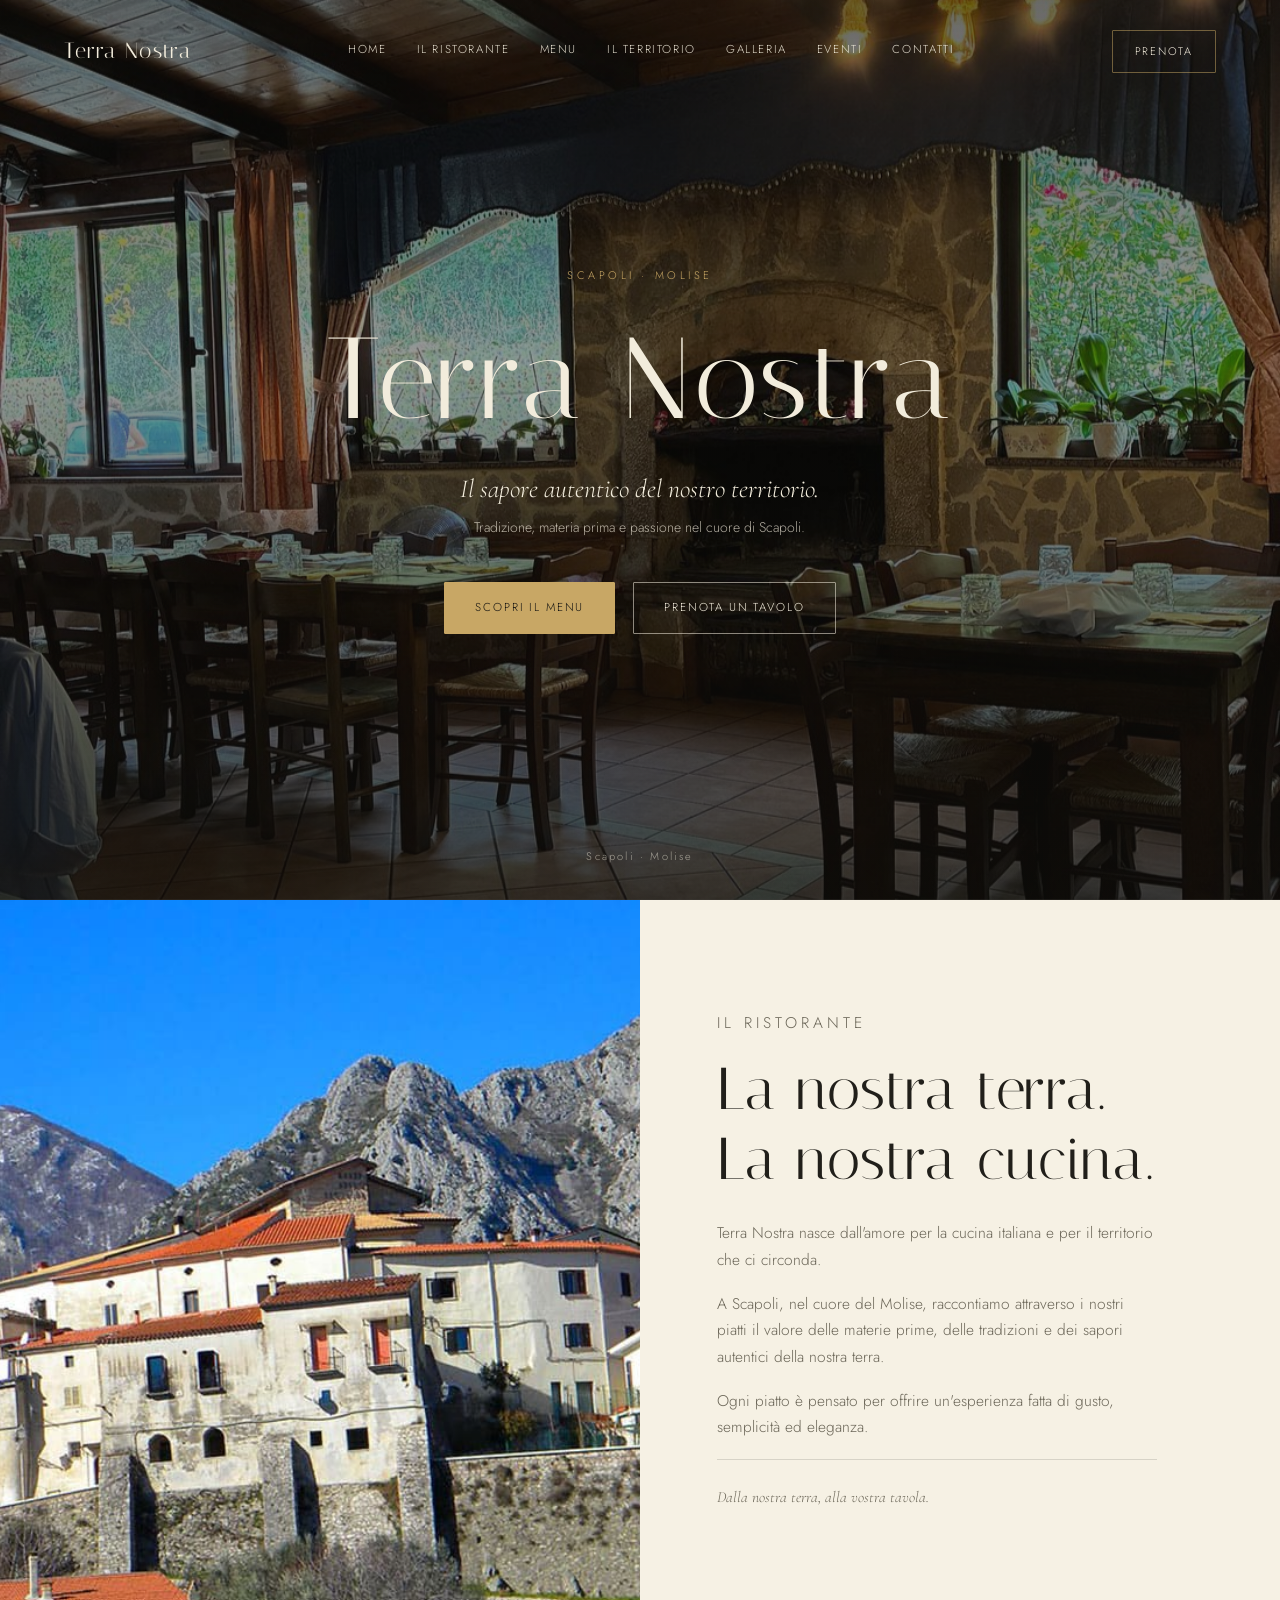
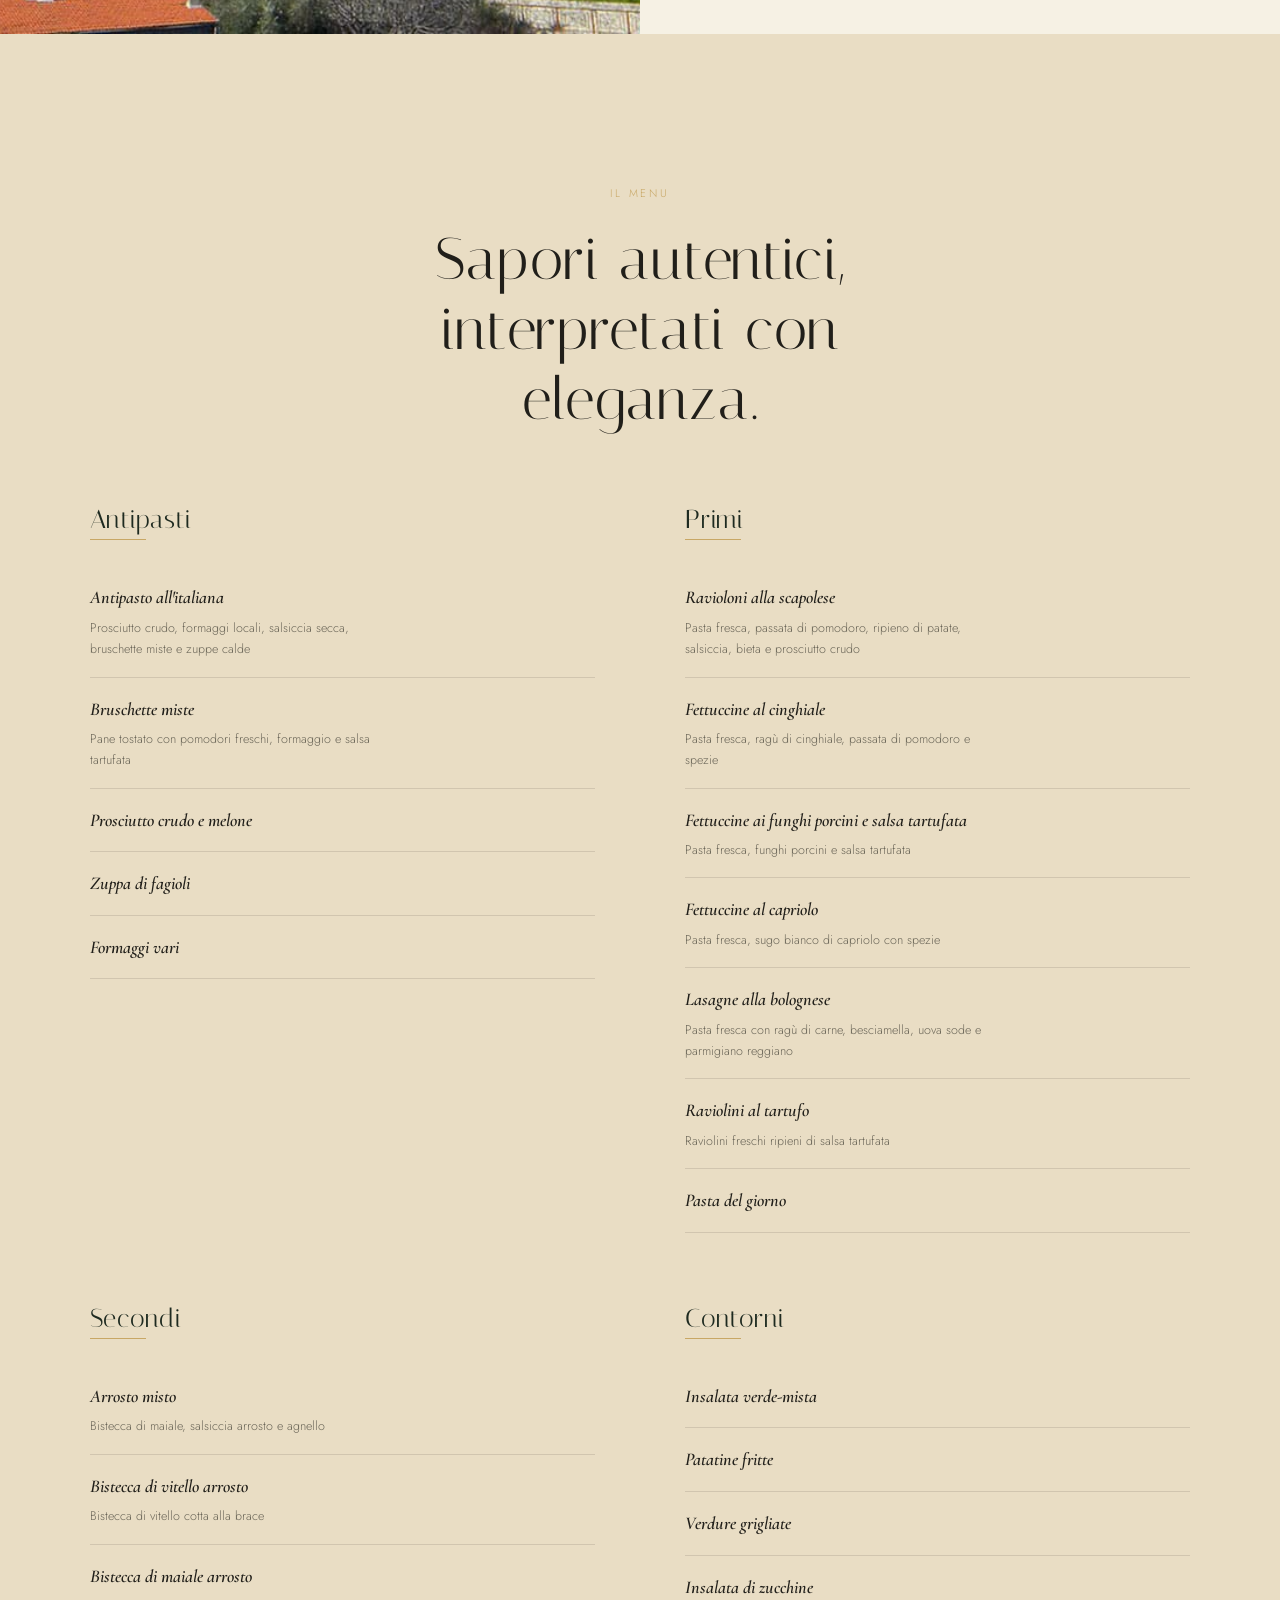
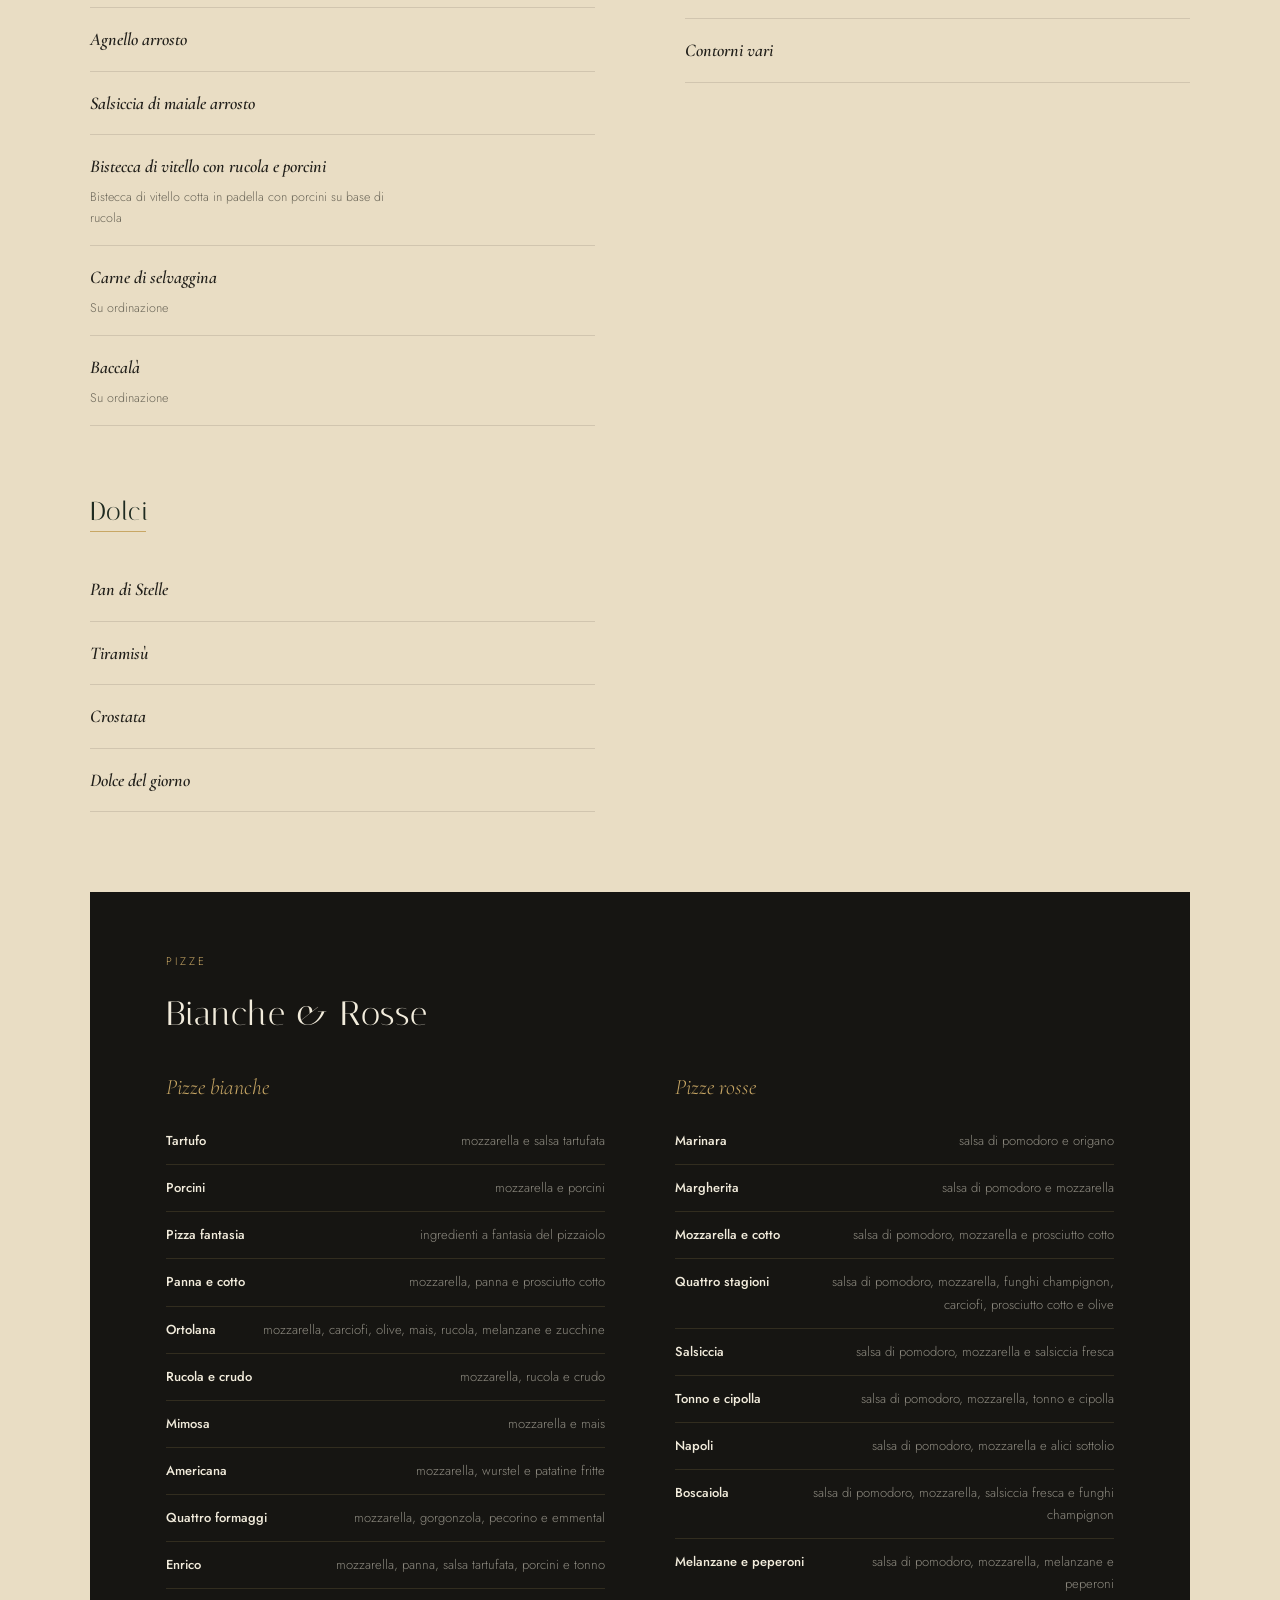
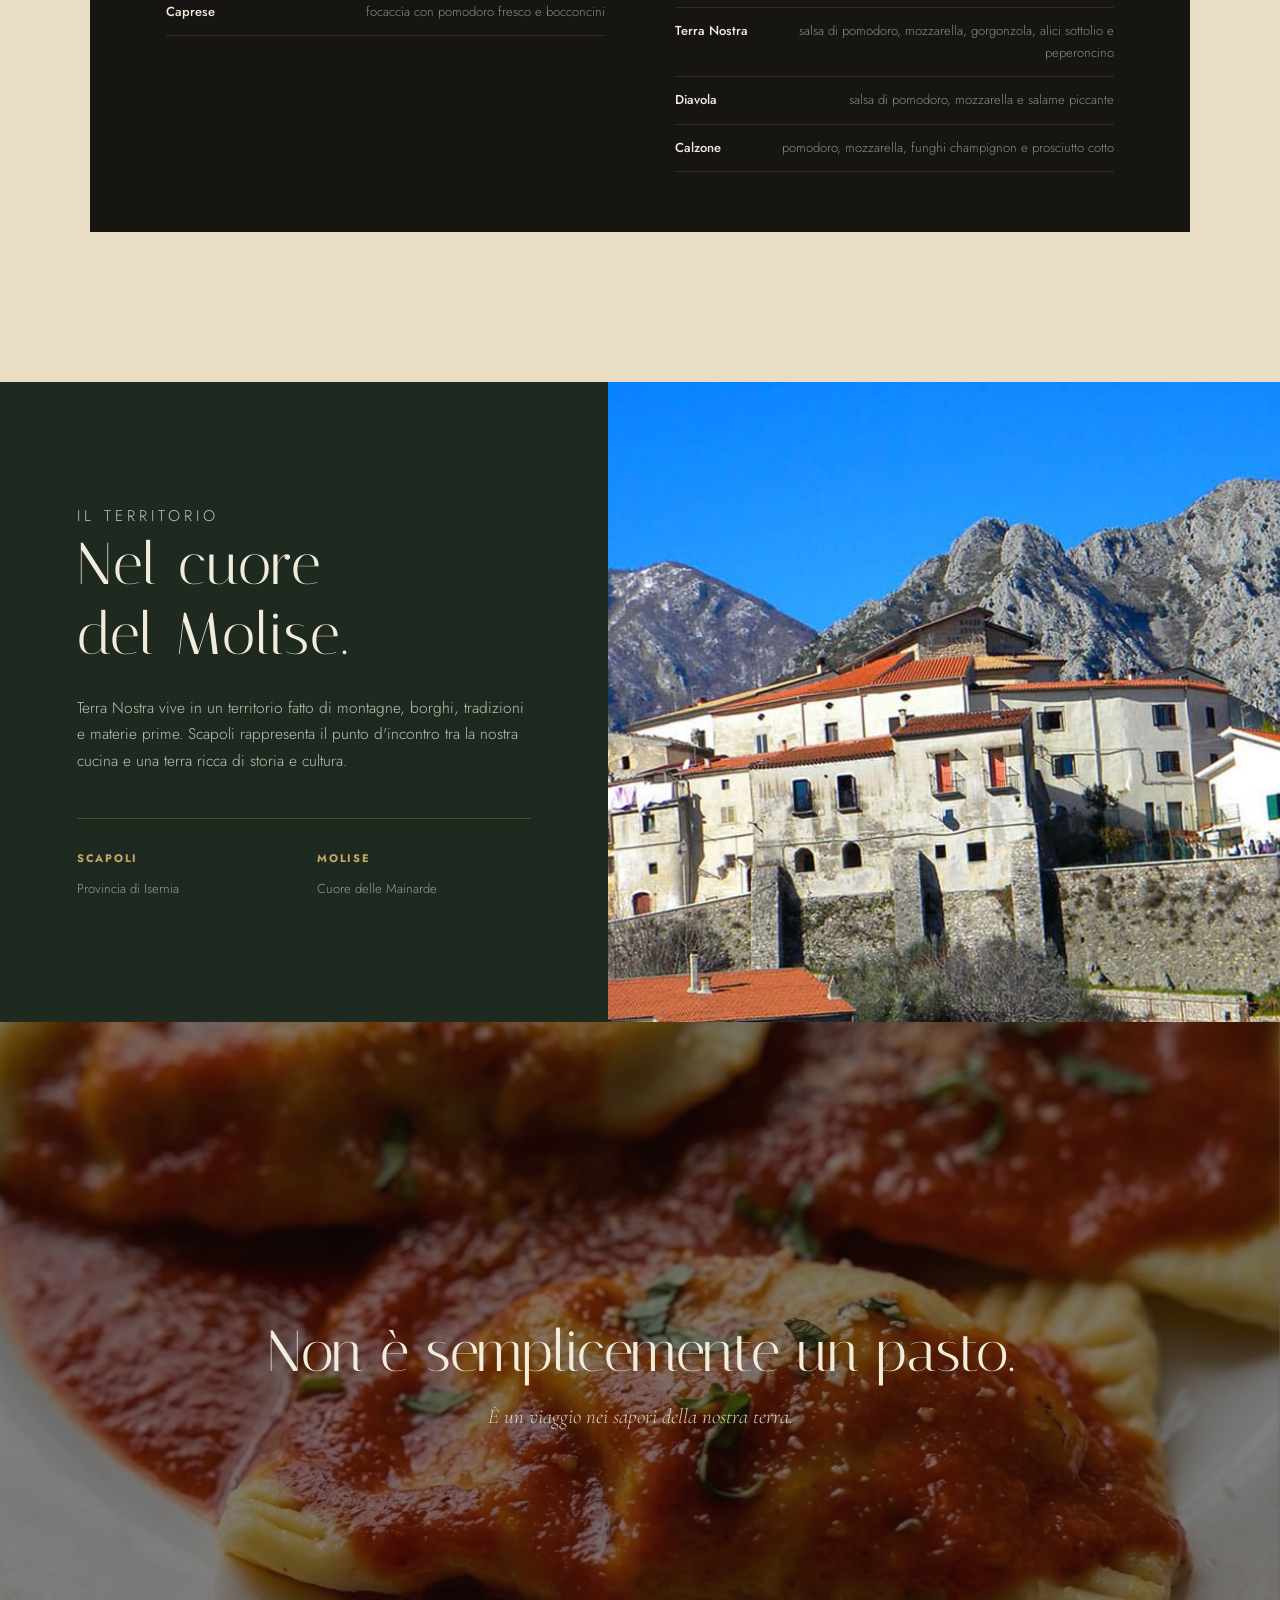
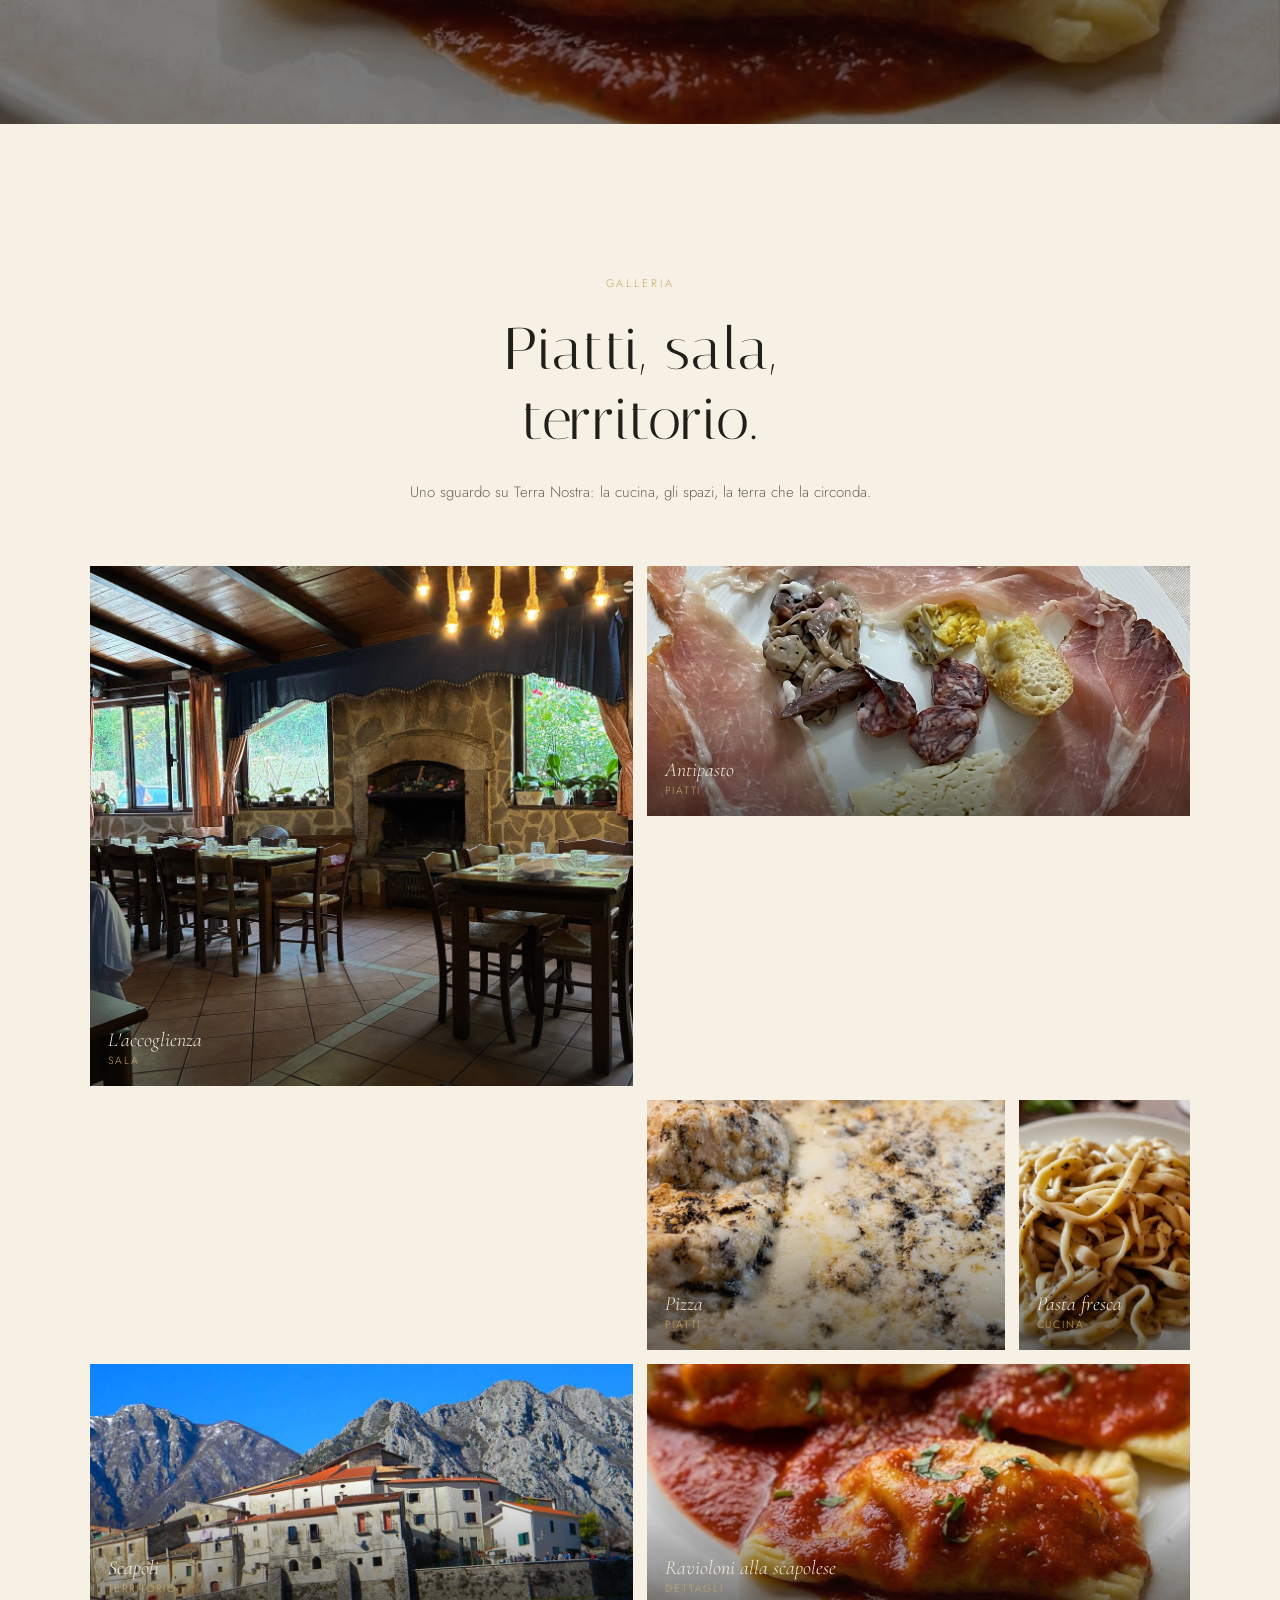
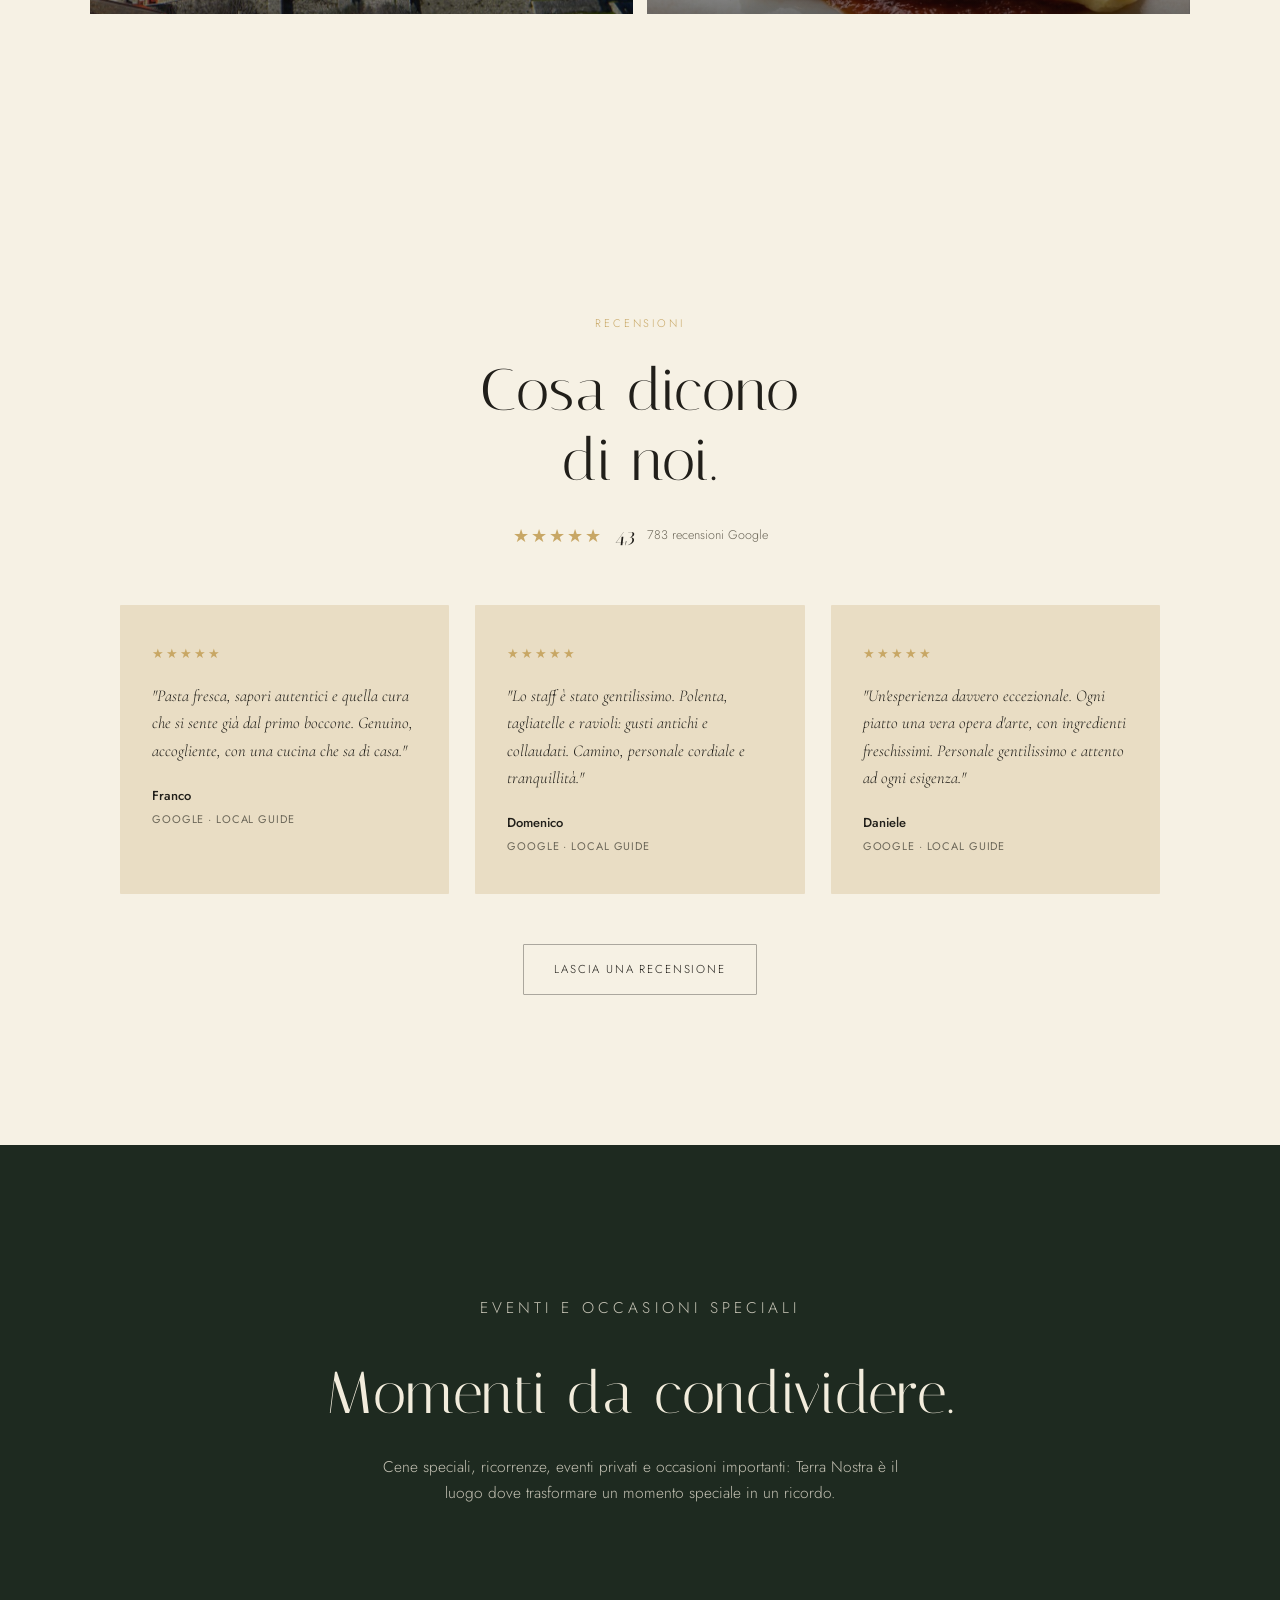
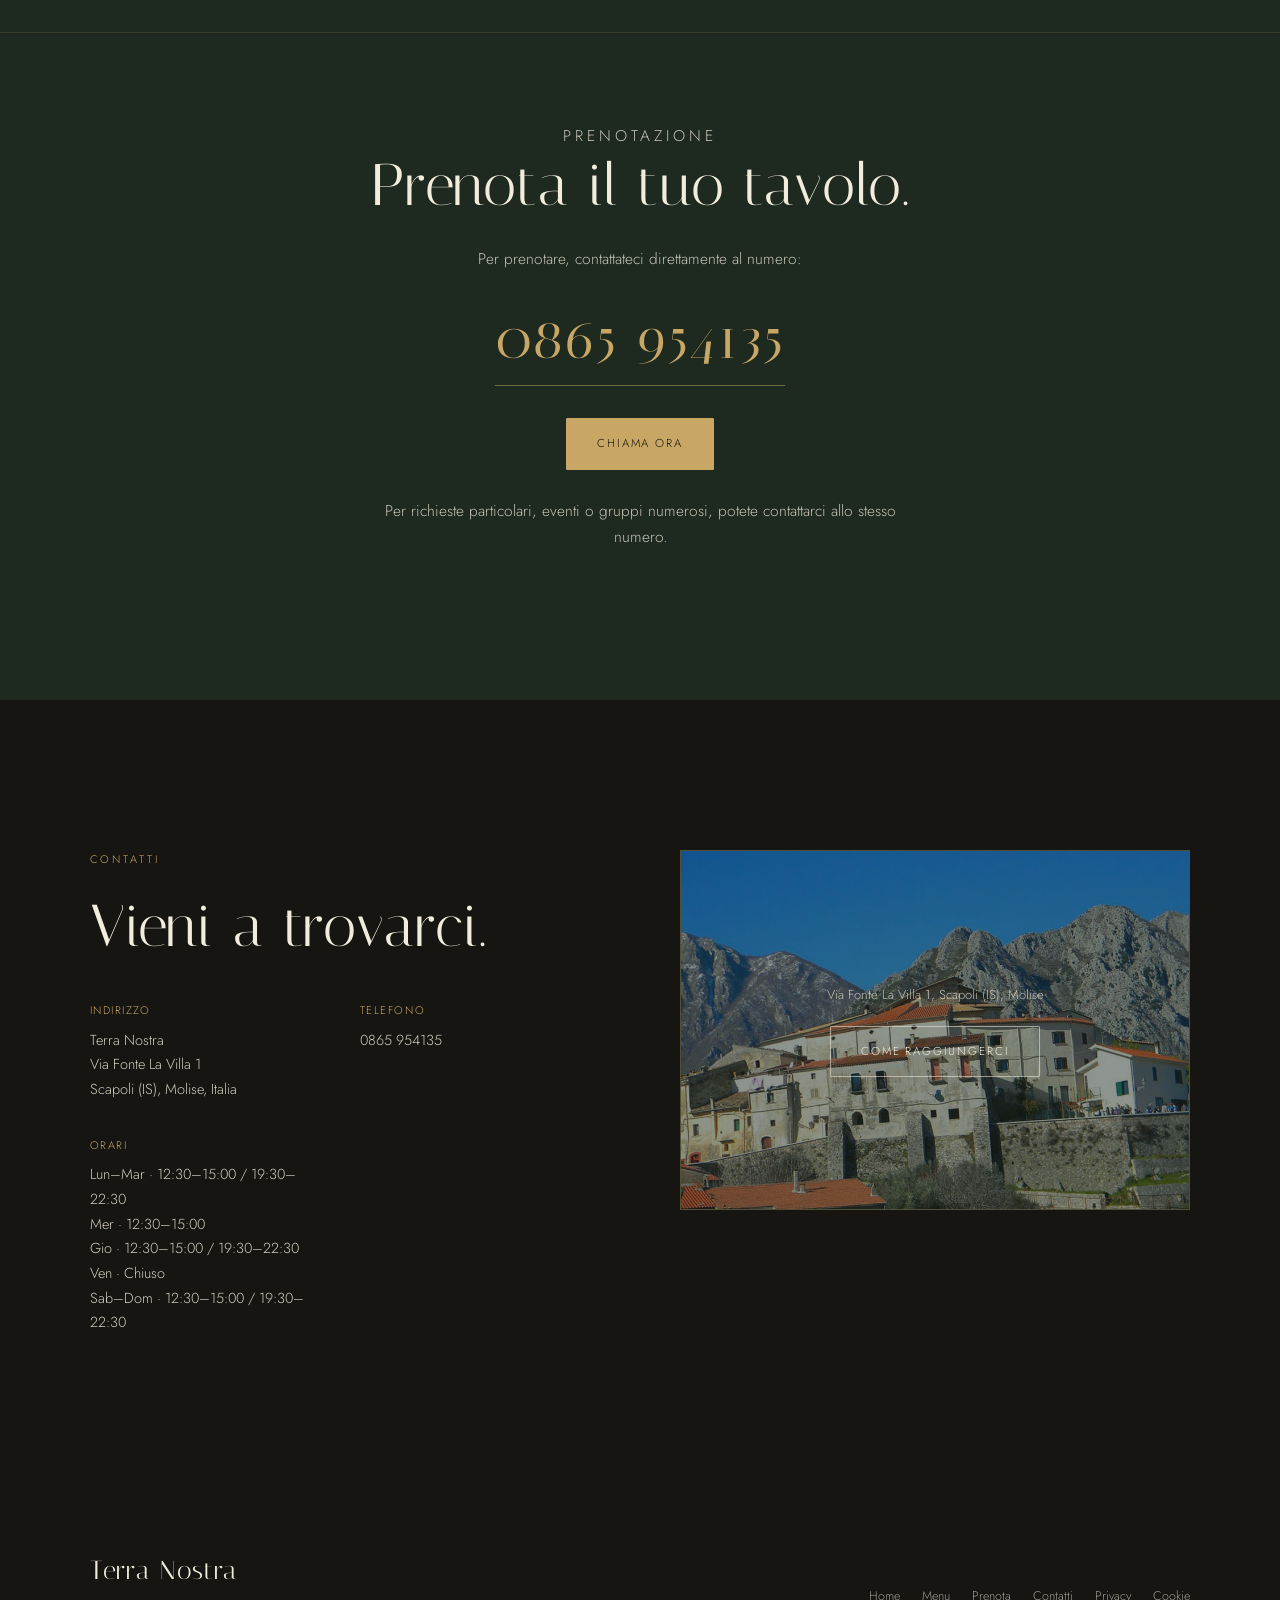
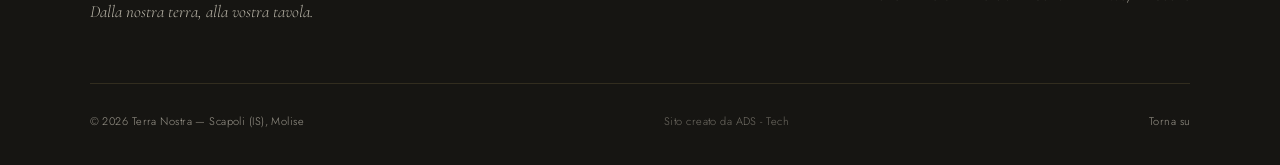
<file: index.html>
<!doctype html>
<html lang="it">
<head>
<meta charset="utf-8">
<meta name="viewport" content="width=device-width, initial-scale=1">
<meta name="description" content="Terra Nostra — ristorante di alta cucina a Scapoli, nel cuore del Molise. Tradizione, materia prima e territorio.">
<title>Ristorante Terra Nostra Scapoli | Molise</title>
<link rel="preconnect" href="https://fonts.googleapis.com">
<link rel="preconnect" href="https://fonts.gstatic.com" crossorigin>
<link href="https://fonts.googleapis.com/css2?family=Italiana&family=Cormorant+Garamond:ital,wght@0,400;0,600;1,400;1,600&family=Jost:wght@300;400;500;600&display=swap" rel="stylesheet">
<link rel="stylesheet" href="styles.css">
<link rel="icon" type="image/png" href="/favicon.png">
<link rel="apple-touch-icon" href="/favicon.png">
</head>
<body id="top">

<header class="nav" id="home">
  <a class="mark" href="#home">Terra Nostra</a>
  <nav class="links">
    <a href="#home">Home</a>
    <a href="#ristorante">Il Ristorante</a>
    <a href="#menu">Menu</a>
    <a href="#territorio">Il Territorio</a>
    <a href="#galleria">Galleria</a>
    <a href="#eventi">Eventi</a>
    <a href="#contatti">Contatti</a>
  </nav>
  <a class="book" href="#prenotazione">Prenota</a>
  <button class="nav-toggle" aria-label="Apri la navigazione" aria-expanded="false"><span></span><span></span><span></span></button>
  <div class="mobile-links">
    <a href="#home">Home</a>
    <a href="#ristorante">Il Ristorante</a>
    <a href="#menu">Menu</a>
    <a href="#territorio">Il Territorio</a>
    <a href="#galleria">Galleria</a>
    <a href="#eventi">Eventi</a>
    <a href="#contatti">Contatti</a>
    <a href="#prenotazione">Prenota</a>
  </div>
</header>

<!-- HERO -->
<section class="hero">
  <img class="hero-img" src="caption(1).jpg" alt="La sala di Terra Nostra">
  <div class="hero-scrim"></div>
  <div class="hero-in">
    <p class="hero-kicker">Scapoli · Molise</p>
    <h1>Terra Nostra</h1>
    <p class="hero-tagline">Il sapore autentico del nostro territorio.</p>
    <p class="hero-sub">Tradizione, materia prima e passione nel cuore di Scapoli.</p>
    <div class="hero-ctas">
      <a class="btn btn-solid" href="#menu">Scopri il menu</a>
      <a class="btn btn-line" href="#prenotazione">Prenota un tavolo</a>
    </div>
  </div>
  <div class="hero-foot">Scapoli · Molise</div>
</section>

<!-- LA NOSTRA STORIA -->
<section class="storia" id="ristorante">
  <div class="storia-image"><img src="scapoli.jpg" alt="Il territorio del Molise attorno a Scapoli"></div>
  <div class="storia-copy">
    <p class="eyebrow reveal">Il Ristorante</p>
    <h2 class="title reveal">La nostra terra.<br>La nostra cucina.</h2>
    <p class="reveal">Terra Nostra nasce dall'amore per la cucina italiana e per il territorio che ci circonda.</p>
    <p class="reveal">A Scapoli, nel cuore del Molise, raccontiamo attraverso i nostri piatti il valore delle materie prime, delle tradizioni e dei sapori autentici della nostra terra.</p>
    <p class="reveal">Ogni piatto è pensato per offrire un'esperienza fatta di gusto, semplicità ed eleganza.</p>
    <p class="storia-highlight reveal">Dalla nostra terra, alla vostra tavola.</p>
  </div>
</section>

<!-- MENU -->
<section class="section menu-section" id="menu">
  <div class="menu-head">
    <p class="eyebrow reveal">Il Menu</p>
    <h2 class="title reveal">Sapori autentici,<br>interpretati con eleganza.</h2>
  </div>
  <div class="menu-grid">
    <div class="menu-cat reveal">
      <h3>Antipasti</h3><div class="hairline"></div>
      <div class="menu-item"><div class="menu-item-text"><b>Antipasto all'italiana</b><span>Prosciutto crudo, formaggi locali, salsiccia secca, bruschette miste e zuppe calde</span></div></div>
      <div class="menu-item"><div class="menu-item-text"><b>Bruschette miste</b><span>Pane tostato con pomodori freschi, formaggio e salsa tartufata</span></div></div>
      <div class="menu-item"><div class="menu-item-text"><b>Prosciutto crudo e melone</b></div></div>
      <div class="menu-item"><div class="menu-item-text"><b>Zuppa di fagioli</b></div></div>
      <div class="menu-item"><div class="menu-item-text"><b>Formaggi vari</b></div></div>
    </div>
    <div class="menu-cat reveal">
      <h3>Primi</h3><div class="hairline"></div>
      <div class="menu-item"><div class="menu-item-text"><b>Ravioloni alla scapolese</b><span>Pasta fresca, passata di pomodoro, ripieno di patate, salsiccia, bieta e prosciutto crudo</span></div></div>
      <div class="menu-item"><div class="menu-item-text"><b>Fettuccine al cinghiale</b><span>Pasta fresca, ragù di cinghiale, passata di pomodoro e spezie</span></div></div>
      <div class="menu-item"><div class="menu-item-text"><b>Fettuccine ai funghi porcini e salsa tartufata</b><span>Pasta fresca, funghi porcini e salsa tartufata</span></div></div>
      <div class="menu-item"><div class="menu-item-text"><b>Fettuccine al capriolo</b><span>Pasta fresca, sugo bianco di capriolo con spezie</span></div></div>
      <div class="menu-item"><div class="menu-item-text"><b>Lasagne alla bolognese</b><span>Pasta fresca con ragù di carne, besciamella, uova sode e parmigiano reggiano</span></div></div>
      <div class="menu-item"><div class="menu-item-text"><b>Raviolini al tartufo</b><span>Raviolini freschi ripieni di salsa tartufata</span></div></div>
      <div class="menu-item"><div class="menu-item-text"><b>Pasta del giorno</b></div></div>
    </div>
    <div class="menu-cat reveal">
      <h3>Secondi</h3><div class="hairline"></div>
      <div class="menu-item"><div class="menu-item-text"><b>Arrosto misto</b><span>Bistecca di maiale, salsiccia arrosto e agnello</span></div></div>
      <div class="menu-item"><div class="menu-item-text"><b>Bistecca di vitello arrosto</b><span>Bistecca di vitello cotta alla brace</span></div></div>
      <div class="menu-item"><div class="menu-item-text"><b>Bistecca di maiale arrosto</b></div></div>
      <div class="menu-item"><div class="menu-item-text"><b>Agnello arrosto</b></div></div>
      <div class="menu-item"><div class="menu-item-text"><b>Salsiccia di maiale arrosto</b></div></div>
      <div class="menu-item"><div class="menu-item-text"><b>Bistecca di vitello con rucola e porcini</b><span>Bistecca di vitello cotta in padella con porcini su base di rucola</span></div></div>
      <div class="menu-item"><div class="menu-item-text"><b>Carne di selvaggina</b><span>Su ordinazione</span></div></div>
      <div class="menu-item"><div class="menu-item-text"><b>Baccalà</b><span>Su ordinazione</span></div></div>
    </div>
    <div class="menu-cat reveal">
      <h3>Contorni</h3><div class="hairline"></div>
      <div class="menu-item"><div class="menu-item-text"><b>Insalata verde-mista</b></div></div>
      <div class="menu-item"><div class="menu-item-text"><b>Patatine fritte</b></div></div>
      <div class="menu-item"><div class="menu-item-text"><b>Verdure grigliate</b></div></div>
      <div class="menu-item"><div class="menu-item-text"><b>Insalata di zucchine</b></div></div>
      <div class="menu-item"><div class="menu-item-text"><b>Contorni vari</b></div></div>
    </div>
    <div class="menu-cat reveal">
      <h3>Dolci</h3><div class="hairline"></div>
      <div class="menu-item"><div class="menu-item-text"><b>Pan di Stelle</b></div></div>
      <div class="menu-item"><div class="menu-item-text"><b>Tiramisù</b></div></div>
      <div class="menu-item"><div class="menu-item-text"><b>Crostata</b></div></div>
      <div class="menu-item"><div class="menu-item-text"><b>Dolce del giorno</b></div></div>
    </div>
  </div>

  <div class="pizza-panel reveal">
    <div class="pizza-head"><p class="eyebrow">Pizze</p><h3>Bianche &amp; Rosse</h3></div>
    <div class="pizza-cols">
      <div>
        <h4>Pizze bianche</h4>
        <p><b>Tartufo</b><span>mozzarella e salsa tartufata</span></p>
        <p><b>Porcini</b><span>mozzarella e porcini</span></p>
        <p><b>Pizza fantasia</b><span>ingredienti a fantasia del pizzaiolo</span></p>
        <p><b>Panna e cotto</b><span>mozzarella, panna e prosciutto cotto</span></p>
        <p><b>Ortolana</b><span>mozzarella, carciofi, olive, mais, rucola, melanzane e zucchine</span></p>
        <p><b>Rucola e crudo</b><span>mozzarella, rucola e crudo</span></p>
        <p><b>Mimosa</b><span>mozzarella e mais</span></p>
        <p><b>Americana</b><span>mozzarella, wurstel e patatine fritte</span></p>
        <p><b>Quattro formaggi</b><span>mozzarella, gorgonzola, pecorino e emmental</span></p>
        <p><b>Enrico</b><span>mozzarella, panna, salsa tartufata, porcini e tonno</span></p>
        <p><b>Caprese</b><span>focaccia con pomodoro fresco e bocconcini</span></p>
      </div>
      <div>
        <h4>Pizze rosse</h4>
        <p><b>Marinara</b><span>salsa di pomodoro e origano</span></p>
        <p><b>Margherita</b><span>salsa di pomodoro e mozzarella</span></p>
        <p><b>Mozzarella e cotto</b><span>salsa di pomodoro, mozzarella e prosciutto cotto</span></p>
        <p><b>Quattro stagioni</b><span>salsa di pomodoro, mozzarella, funghi champignon, carciofi, prosciutto cotto e olive</span></p>
        <p><b>Salsiccia</b><span>salsa di pomodoro, mozzarella e salsiccia fresca</span></p>
        <p><b>Tonno e cipolla</b><span>salsa di pomodoro, mozzarella, tonno e cipolla</span></p>
        <p><b>Napoli</b><span>salsa di pomodoro, mozzarella e alici sottolio</span></p>
        <p><b>Boscaiola</b><span>salsa di pomodoro, mozzarella, salsiccia fresca e funghi champignon</span></p>
        <p><b>Melanzane e peperoni</b><span>salsa di pomodoro, mozzarella, melanzane e peperoni</span></p>
        <p><b>Terra Nostra</b><span>salsa di pomodoro, mozzarella, gorgonzola, alici sottolio e peperoncino</span></p>
        <p><b>Diavola</b><span>salsa di pomodoro, mozzarella e salame piccante</span></p>
        <p><b>Calzone</b><span>pomodoro, mozzarella, funghi champignon e prosciutto cotto</span></p>
      </div>
    </div>
  </div>
</section>

<!-- IL TERRITORIO -->
<section class="territorio section-pine" id="territorio">
  <div class="territorio-copy">
    <p class="eyebrow reveal">Il Territorio</p>
    <h2 class="title reveal">Nel cuore<br>del Molise.</h2>
    <p class="reveal">Terra Nostra vive in un territorio fatto di montagne, borghi, tradizioni e materie prime. Scapoli rappresenta il punto d'incontro tra la nostra cucina e una terra ricca di storia e cultura.</p>
    <div class="territorio-facts reveal">
      <div><strong>Scapoli</strong><span>Provincia di Isernia</span></div>
      <div><strong>Molise</strong><span>Cuore delle Mainarde</span></div>
    </div>
  </div>
  <div class="territorio-image"><img src="scapoli.jpg" alt="Le montagne delle Mainarde attorno a Scapoli"></div>
</section>

<!-- ESPERIENZA -->
<section class="esperienza">
  <img class="esperienza-img" src="ravioli.jpg" alt="Ravioloni alla scapolese, piatto simbolo di Terra Nostra">
  <div class="esperienza-scrim"></div>
  <div class="esperienza-copy reveal">
    <h2>Non è semplicemente un pasto.</h2>
    <p>È un viaggio nei sapori della nostra terra.</p>
  </div>
</section>

<!-- GALLERIA -->
<section class="section" id="galleria">
  <div class="galleria-head">
    <p class="eyebrow reveal">Galleria</p>
    <h2 class="title reveal">Piatti, sala,<br>territorio.</h2>
    <p class="reveal" style="color:var(--ink-muted);font-size:15px">Uno sguardo su Terra Nostra: la cucina, gli spazi, la terra che la circonda.</p>
  </div>
  <div class="gallery-grid">
    <figure class="g g-1 reveal"><img src="caption(1).jpg" alt="La sala di Terra Nostra"><span class="g-tag">Sala</span><figcaption class="g-cap">L'accoglienza</figcaption></figure>
    <figure class="g g-2 reveal"><img src="antipasto.jpg" alt="Antipasto all'italiana"><span class="g-tag">Piatti</span><figcaption class="g-cap">Antipasto</figcaption></figure>
    <figure class="g g-3 reveal"><img src="pizza.jpg" alt="Pizza"><span class="g-tag">Piatti</span><figcaption class="g-cap">Pizza</figcaption></figure>
    <figure class="g g-4 reveal"><img src="pasta.jpg" alt="Pasta fresca"><span class="g-tag">Cucina</span><figcaption class="g-cap">Pasta fresca</figcaption></figure>
    <figure class="g g-5 reveal"><img src="scapoli.jpg" alt="Il territorio di Scapoli"><span class="g-tag">Territorio</span><figcaption class="g-cap">Scapoli</figcaption></figure>
    <figure class="g g-6 reveal"><img src="ravioli.jpg" alt="Ravioloni alla scapolese"><span class="g-tag">Dettagli</span><figcaption class="g-cap">Ravioloni alla scapolese</figcaption></figure>
  </div>
</section>

<!-- RECENSIONI -->
<section class="section recensioni">
  <div class="recensioni-head reveal">
    <p class="eyebrow">Recensioni</p>
    <h2 class="title">Cosa dicono<br>di noi.</h2>
    <div class="rating-badge">
      <span class="rating-stars">★★★★★</span>
      <span class="rating-number">4,3</span>
      <span class="rating-count">783 recensioni Google</span>
    </div>
  </div>
  <div class="recensioni-grid">
    <blockquote class="recensione-card reveal">
      <span class="stars">★★★★★</span>
      <p>"Pasta fresca, sapori autentici e quella cura che si sente già dal primo boccone. Genuino, accogliente, con una cucina che sa di casa."</p>
      <cite>Franco <span>Google · Local Guide</span></cite>
    </blockquote>
    <blockquote class="recensione-card reveal">
      <span class="stars">★★★★★</span>
      <p>"Lo staff è stato gentilissimo. Polenta, tagliatelle e ravioli: gusti antichi e collaudati. Camino, personale cordiale e tranquillità."</p>
      <cite>Domenico <span>Google · Local Guide</span></cite>
    </blockquote>
    <blockquote class="recensione-card reveal">
      <span class="stars">★★★★★</span>
      <p>"Un'esperienza davvero eccezionale. Ogni piatto una vera opera d'arte, con ingredienti freschissimi. Personale gentilissimo e attento ad ogni esigenza."</p>
      <cite>Daniele <span>Google · Local Guide</span></cite>
    </blockquote>
  </div>
  <div class="recensioni-cta reveal">
    <a class="btn btn-line" style="border-color:rgba(33,31,26,.35);color:var(--ink)" target="_blank" rel="noopener" href="https://search.google.com/local/writereview?placeid=ChIJA0OXjoOcOhMR_YVf62QB0YU">Lascia una recensione</a>
  </div>
</section>

<!-- EVENTI -->
<section class="section eventi" id="eventi">
  <div class="eventi-in reveal">
    <p class="eyebrow">Eventi e Occasioni Speciali</p>
    <h2 class="title">Momenti da condividere.</h2>
    <p>Cene speciali, ricorrenze, eventi privati e occasioni importanti: Terra Nostra è il luogo dove trasformare un momento speciale in un ricordo.</p>
  </div>
</section>

<!-- PRENOTAZIONE -->
<section class="section prenotazione-call" id="prenotazione">
  <div class="prenota-call-in reveal">
    <p class="eyebrow">Prenotazione</p>
    <h2 class="title">Prenota il tuo tavolo.</h2>
    <p>Per prenotare, contattateci direttamente al numero:</p>
    <a class="phone-link" href="tel:+390865954135">0865 954135</a>
    <div class="call-btn-wrap"><a class="btn btn-solid" href="tel:+390865954135">Chiama ora</a></div>
    <p class="prenota-note">Per richieste particolari, eventi o gruppi numerosi, potete contattarci allo stesso numero.</p>
  </div>
</section>

<!-- CONTATTI -->
<section class="section contatti" id="contatti">
  <div class="contatti-grid">
    <div>
      <p class="eyebrow reveal">Contatti</p>
      <h2 class="title reveal">Vieni a trovarci.</h2>
      <div class="contatti-cols reveal">
        <div><span>Indirizzo</span><p>Terra Nostra<br>Via Fonte La Villa 1<br>Scapoli (IS), Molise, Italia</p></div>
        <div><span>Telefono</span><p><a href="tel:+390865954135">0865 954135</a></p></div>
        <div><span>Orari</span><p>Lun–Mar · 12:30–15:00 / 19:30–22:30<br>Mer · 12:30–15:00<br>Gio · 12:30–15:00 / 19:30–22:30<br>Ven · Chiuso<br>Sab–Dom · 12:30–15:00 / 19:30–22:30</p></div>
      </div>
    </div>
    <div class="map-panel reveal">
      <img src="scapoli.jpg" alt="Mappa del territorio di Scapoli">
      <div class="map-panel-in">
        <p>Via Fonte La Villa 1, Scapoli (IS), Molise</p>
        <a class="btn btn-line" style="border-color:rgba(242,236,220,.55)" target="_blank" rel="noopener" href="https://www.google.com/maps/search/?api=1&query=Via%20Fonte%20La%20Villa%201%20Scapoli%20IS">Come raggiungerci</a>
      </div>
    </div>
  </div>
</section>

<!-- FOOTER -->
<footer class="footer">
  <div class="footer-top">
    <div>
      <a class="mark" href="#home">Terra Nostra</a>
      <p class="footer-tagline">Dalla nostra terra, alla vostra tavola.</p>
    </div>
    <div class="footer-links">
      <a href="#home">Home</a>
      <a href="#menu">Menu</a>
      <a href="#prenotazione">Prenota</a>
      <a href="#contatti">Contatti</a>
      <a href="privacy.html">Privacy</a>
      <a href="cookie.html">Cookie</a>
    </div>
  </div>
  <div class="footer-bottom">
    <span>© <span id="year"></span> Terra Nostra — Scapoli (IS), Molise</span>
    <span class="footer-credit">Sito creato da ADS - Tech</span>
    <a href="#top" id="back-to-top">Torna su</a>
  </div>
</footer>

<script src="script.js"></script>
</body>
</html>
</file>
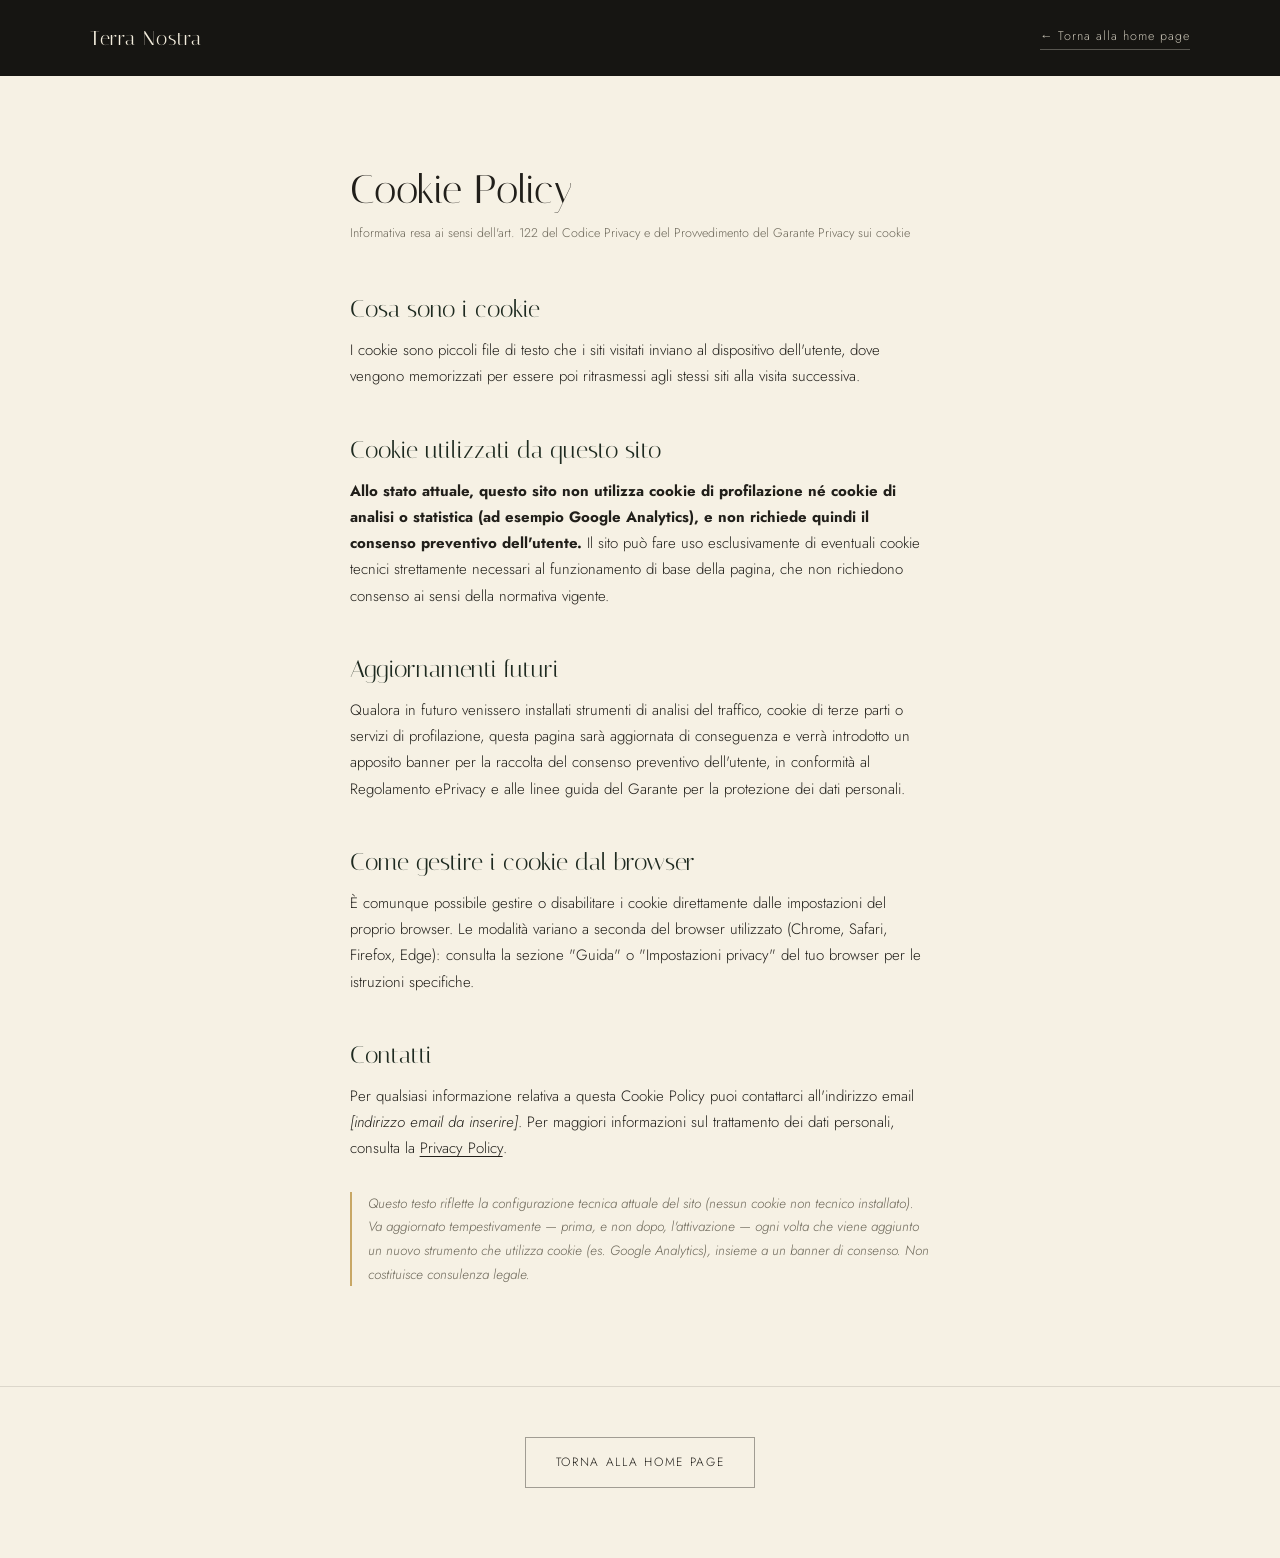
<file: cookie.html>
<!doctype html>
<html lang="it">
<head>
<meta charset="utf-8">
<meta name="viewport" content="width=device-width, initial-scale=1">
<meta name="robots" content="noindex">
<title>Cookie Policy · Terra Nostra</title>
<link rel="preconnect" href="https://fonts.googleapis.com">
<link rel="preconnect" href="https://fonts.gstatic.com" crossorigin>
<link href="https://fonts.googleapis.com/css2?family=Italiana&family=Cormorant+Garamond:ital,wght@0,400;0,600;1,400;1,600&family=Jost:wght@300;400;500;600&display=swap" rel="stylesheet">
<link rel="stylesheet" href="styles.css">
<style>
.legal-top{display:flex;align-items:center;justify-content:space-between;padding:26px 7vw;background:var(--anthracite);color:var(--cream-text)}
.legal-top .mark{font:20px var(--display);letter-spacing:.05em;color:var(--cream-text);text-decoration:none}
.legal-top a.back{font-size:12.5px;letter-spacing:.08em;color:rgba(242,236,220,.8);text-decoration:none;border-bottom:1px solid rgba(242,236,220,.3);padding-bottom:2px}
.legal{padding:90px 7vw 70px;max-width:760px;margin:0 auto}
.legal h1{font:40px var(--display);margin:0 0 10px}
.legal .updated{font-size:12.5px;color:var(--ink-muted);margin:0 0 50px}
.legal h2{font:24px var(--display);margin:46px 0 14px;color:var(--pine)}
.legal p,.legal li{font-size:15px;line-height:1.75;color:var(--ink);margin:0 0 14px}
.legal ul{padding-left:22px;margin:0 0 14px}
.legal a{text-decoration:underline;text-underline-offset:3px}
.legal .note{font-style:italic;color:var(--ink-muted);font-size:13.5px;border-left:2px solid var(--champagne);padding-left:16px;margin:30px 0}
.legal-bottom{text-align:center;padding:50px 7vw 70px;border-top:1px solid rgba(33,31,26,.12)}
.legal-bottom a{display:inline-block;padding:14px 30px;font-size:12px;letter-spacing:.14em;text-transform:uppercase;border:1px solid rgba(33,31,26,.4);color:var(--ink);text-decoration:none;transition:background .3s ease,color .3s ease}
.legal-bottom a:hover{background:var(--anthracite);color:var(--cream-text);border-color:var(--anthracite)}
</style>
</head>
<body>

<div class="legal-top">
  <a class="mark" href="index.html">Terra Nostra</a>
  <a class="back" href="index.html">← Torna alla home page</a>
</div>

<main class="legal">
  <h1>Cookie Policy</h1>
  <p class="updated">Informativa resa ai sensi dell'art. 122 del Codice Privacy e del Provvedimento del Garante Privacy sui cookie</p>

  <h2>Cosa sono i cookie</h2>
  <p>I cookie sono piccoli file di testo che i siti visitati inviano al dispositivo dell'utente, dove vengono memorizzati per essere poi ritrasmessi agli stessi siti alla visita successiva.</p>

  <h2>Cookie utilizzati da questo sito</h2>
  <p><strong>Allo stato attuale, questo sito non utilizza cookie di profilazione né cookie di analisi o statistica (ad esempio Google Analytics), e non richiede quindi il consenso preventivo dell'utente.</strong> Il sito può fare uso esclusivamente di eventuali cookie tecnici strettamente necessari al funzionamento di base della pagina, che non richiedono consenso ai sensi della normativa vigente.</p>

  <h2>Aggiornamenti futuri</h2>
  <p>Qualora in futuro venissero installati strumenti di analisi del traffico, cookie di terze parti o servizi di profilazione, questa pagina sarà aggiornata di conseguenza e verrà introdotto un apposito banner per la raccolta del consenso preventivo dell'utente, in conformità al Regolamento ePrivacy e alle linee guida del Garante per la protezione dei dati personali.</p>

  <h2>Come gestire i cookie dal browser</h2>
  <p>È comunque possibile gestire o disabilitare i cookie direttamente dalle impostazioni del proprio browser. Le modalità variano a seconda del browser utilizzato (Chrome, Safari, Firefox, Edge): consulta la sezione "Guida" o "Impostazioni privacy" del tuo browser per le istruzioni specifiche.</p>

  <h2>Contatti</h2>
  <p>Per qualsiasi informazione relativa a questa Cookie Policy puoi contattarci all'indirizzo email <em>[indirizzo email da inserire]</em>. Per maggiori informazioni sul trattamento dei dati personali, consulta la <a href="privacy.html">Privacy Policy</a>.</p>

  <p class="note">Questo testo riflette la configurazione tecnica attuale del sito (nessun cookie non tecnico installato). Va aggiornato tempestivamente — prima, e non dopo, l'attivazione — ogni volta che viene aggiunto un nuovo strumento che utilizza cookie (es. Google Analytics), insieme a un banner di consenso. Non costituisce consulenza legale.</p>
</main>

<div class="legal-bottom">
  <a href="index.html">Torna alla home page</a>
</div>

</body>
</html>
</file>
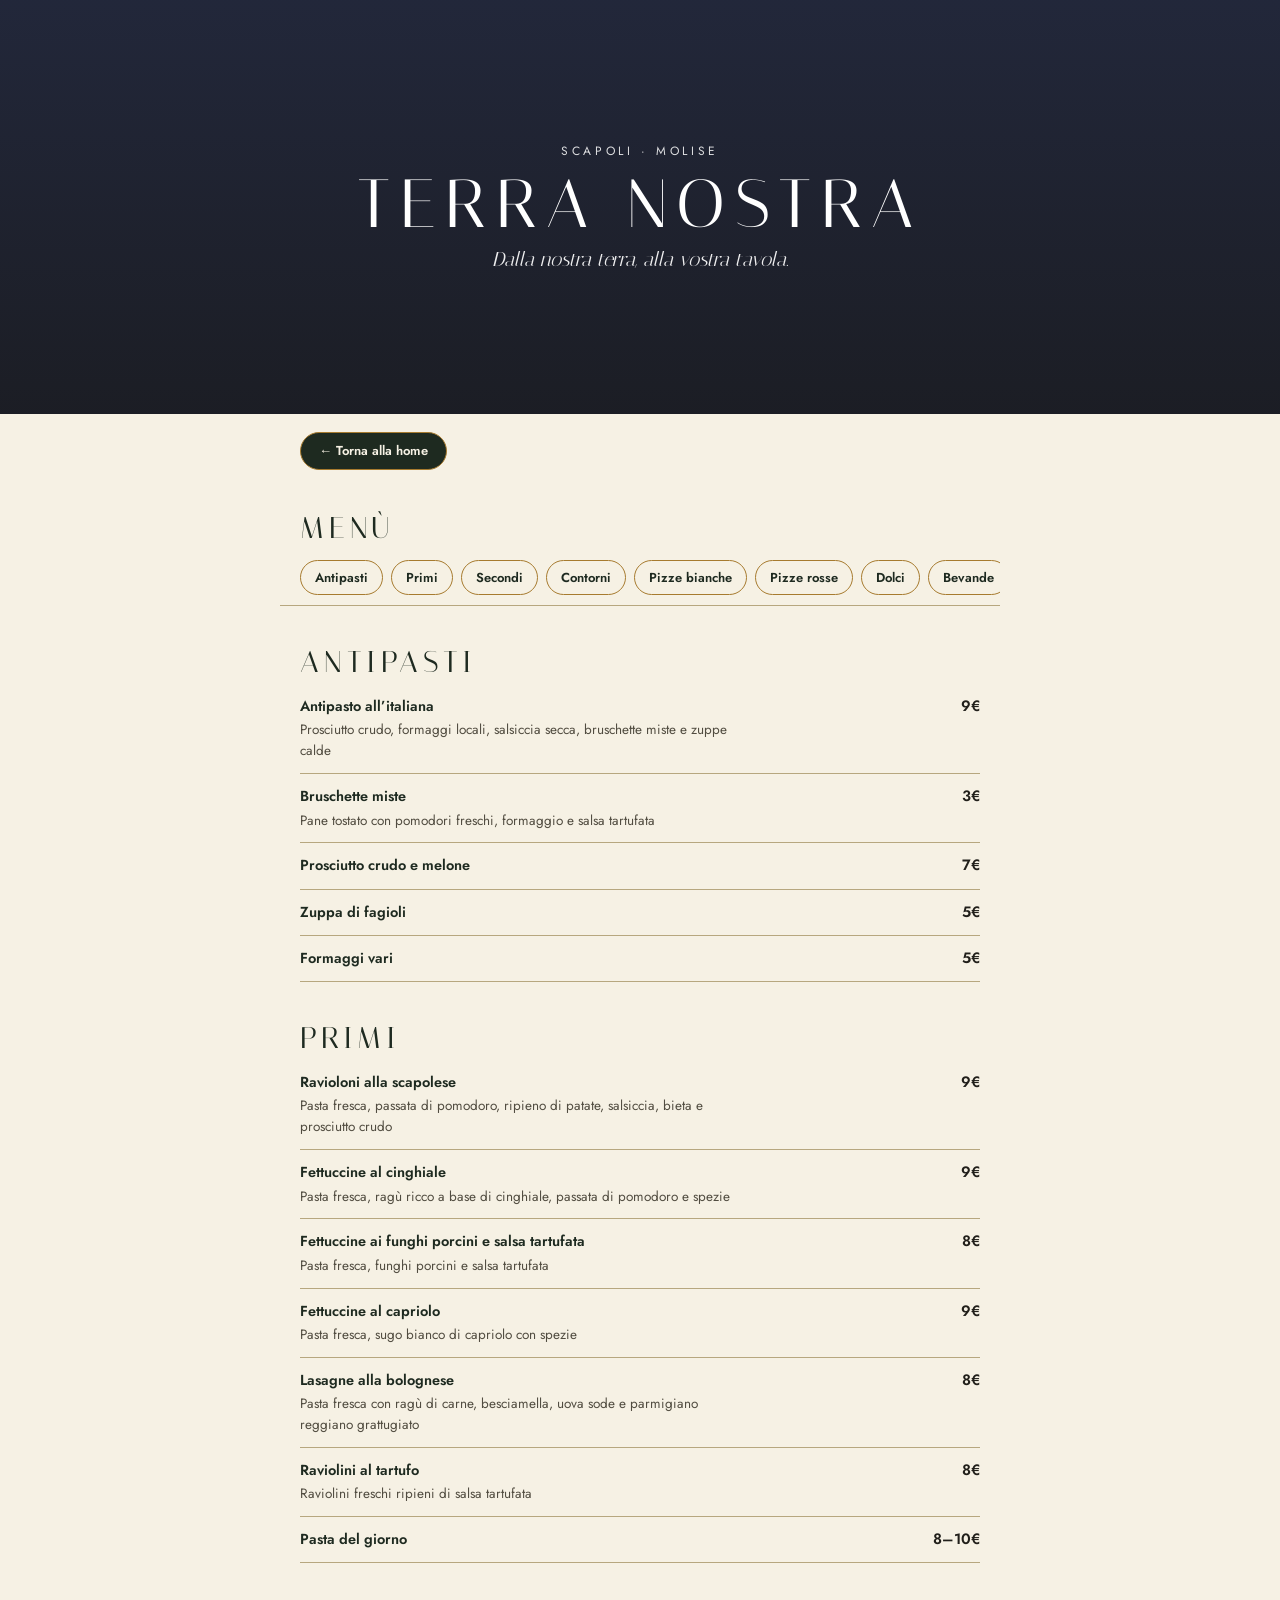
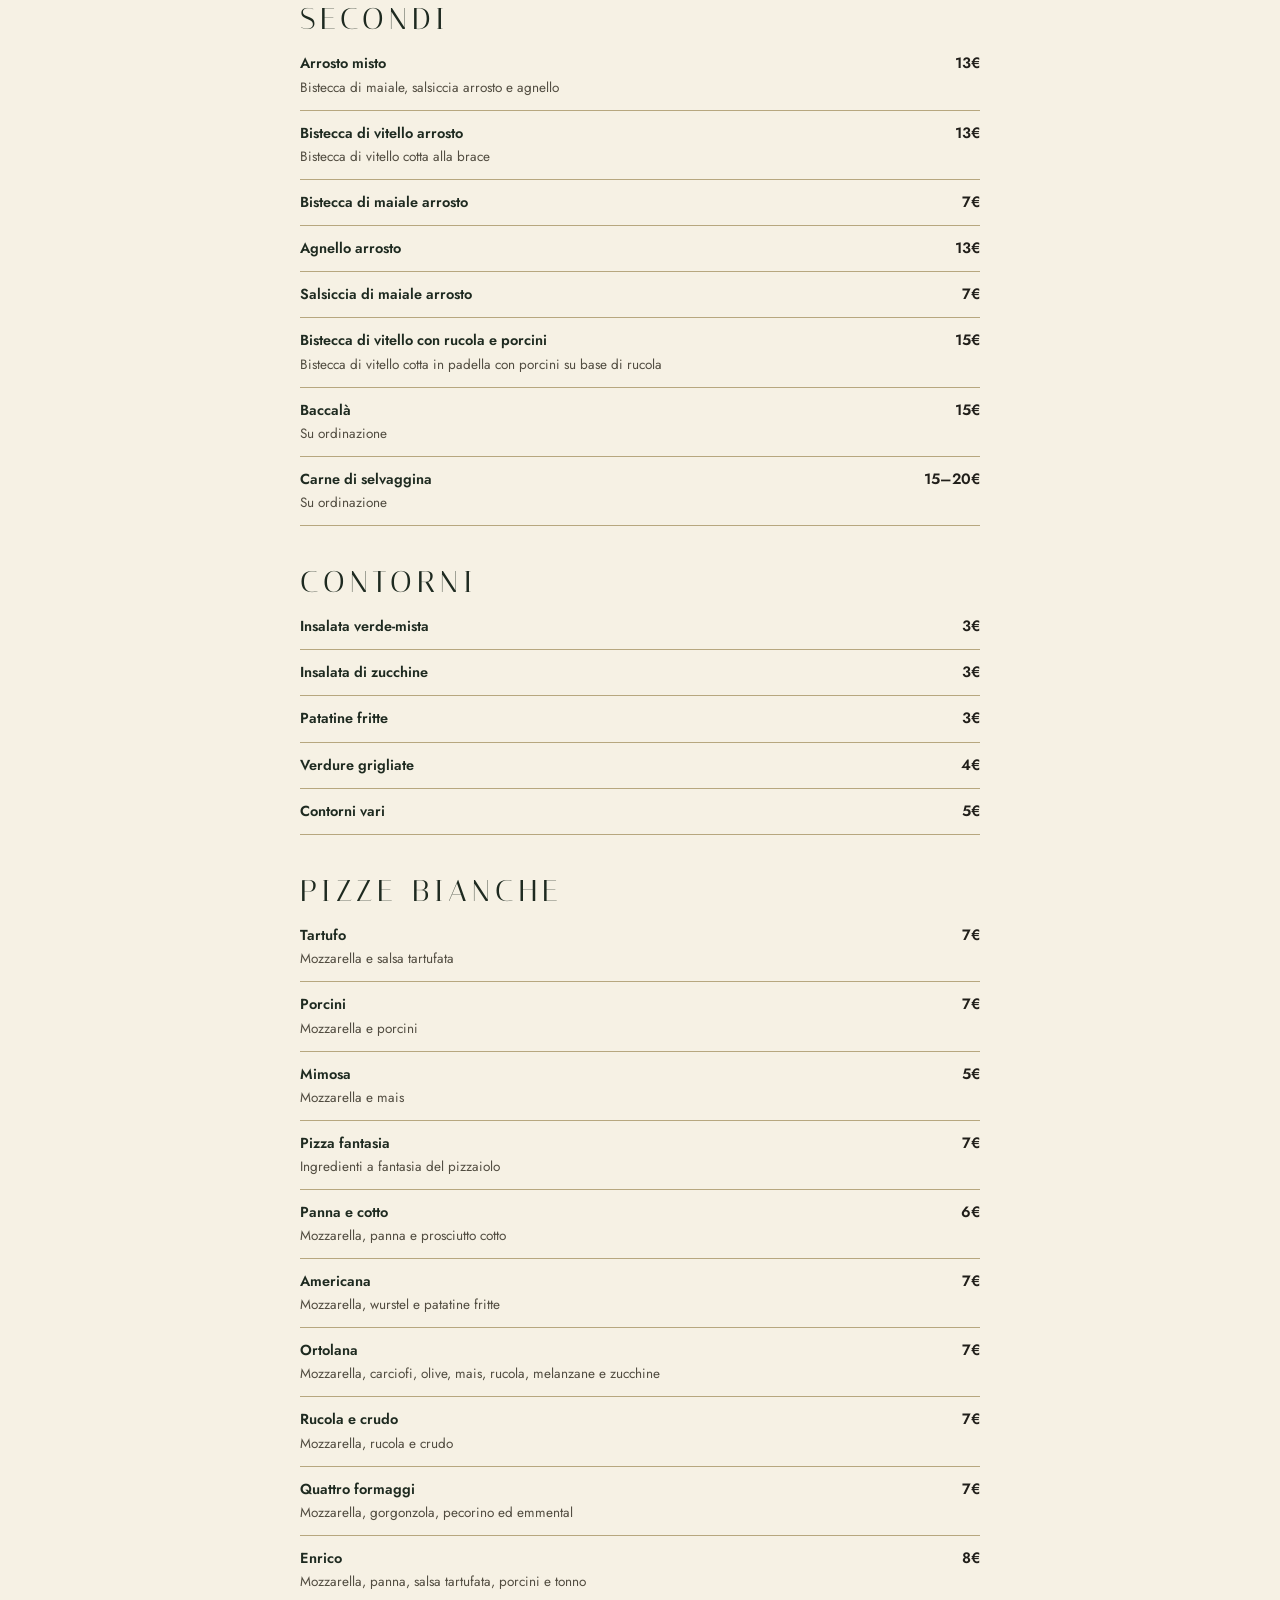
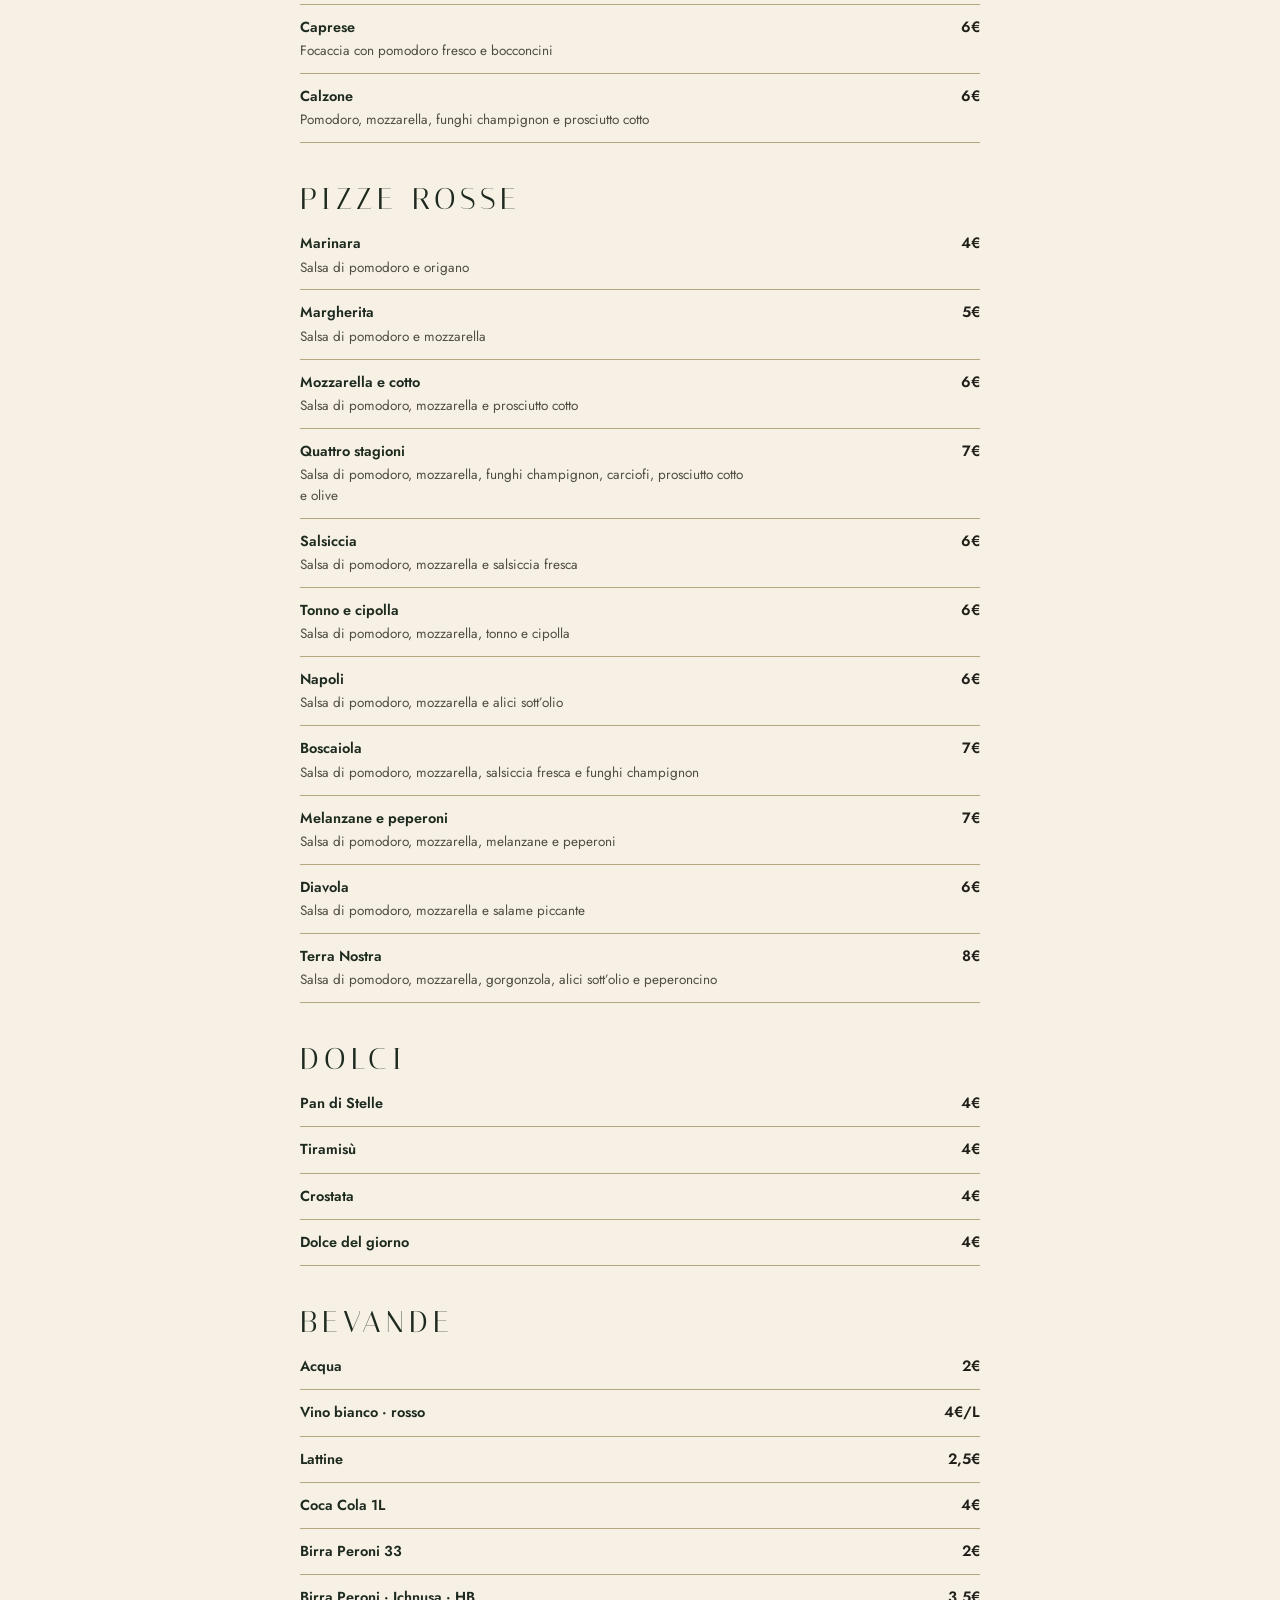
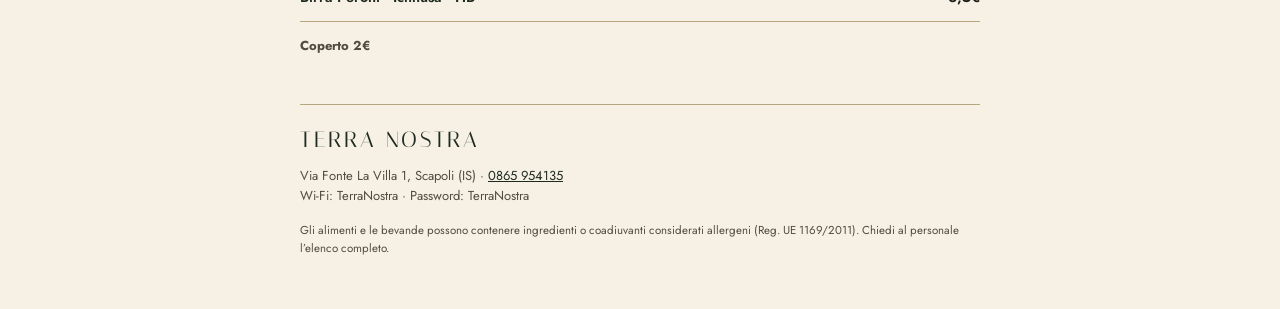
<file: menu.html>
<!DOCTYPE html>
<html lang="it">
<head>
<meta charset="utf-8">
<meta name="viewport" content="width=device-width, initial-scale=1">
<meta name="robots" content="noindex, nofollow, noarchive">
<title>Menù – Terra Nostra Scapoli</title>
<link rel="preconnect" href="https://fonts.googleapis.com">
<link rel="preconnect" href="https://fonts.gstatic.com" crossorigin>
<link href="https://fonts.googleapis.com/css2?family=Cormorant+Garamond:wght@400;500;600&family=Italiana&family=Jost:wght@400;500;600&display=swap" rel="stylesheet">
<style>
/* Colori e font: modificabili qui */
:root{--bg:#f6f1e4;--ink:#211f1a;--navy:#1e2a20;--accent:#a77b2f;--mute:#514c40;--line:#b7a77f;--serif:"Italiana",Georgia,serif;--sans:"Jost",Arial,sans-serif}
*{box-sizing:border-box}
body{margin:0;background:var(--bg);color:var(--ink);font:15px/1.55 var(--sans)}
.hero{position:relative;min-height:46vh;display:flex;flex-direction:column;justify-content:center;align-items:center;text-align:center;padding:48px 20px;color:#fff;background:#2f3b66 url("https://terranostrascapoli.it/caption%281%29.jpg") center/cover}
.hero::before{content:"";position:absolute;inset:0;background:linear-gradient(rgba(22,21,18,.52),rgba(22,21,18,.78))}
.hero>*{position:relative}
.hero small{letter-spacing:.3em;font-size:12px;text-transform:uppercase;opacity:.85}
.hero h1{margin:10px 0 8px;font:400 clamp(40px,11vw,68px)/1 var(--serif);letter-spacing:.14em;text-transform:uppercase}
.hero p{margin:0;font:italic 400 20px/1.3 var(--serif);opacity:.92}
main{max-width:720px;margin:0 auto;padding:0 20px 40px}
nav{display:flex;gap:8px;position:sticky;top:0;background:var(--bg);padding:14px 0 10px;z-index:2}
nav button{flex:1;padding:12px 8px;border:1.5px solid var(--accent);background:none;color:var(--navy);font:600 13px/1.2 var(--sans);border-radius:999px;cursor:pointer}
nav button[aria-selected=true]{background:var(--navy);color:var(--bg)}
nav button:focus-visible{outline:3px solid var(--navy);outline-offset:2px}
.avviso{margin:4px 0 0;text-align:center;font-size:13px;color:var(--mute)}
section[hidden]{display:none}
.filtri{display:flex;gap:8px;overflow-x:auto;overscroll-behavior-inline:contain;position:sticky;top:0;z-index:3;margin:0 -20px;padding:10px 20px;background:var(--bg);border-bottom:1px solid var(--line);scrollbar-width:thin}
.filtri a{flex:0 0 auto;padding:9px 14px;border:1px solid var(--accent);border-radius:999px;background:var(--bg);color:var(--navy);font:600 13px/1.2 var(--sans);text-decoration:none;white-space:nowrap}
.filtri a:hover,.filtri a:focus-visible{background:var(--navy);color:var(--bg);outline:2px solid var(--accent);outline-offset:2px}
.categoria{scroll-margin-top:72px}
h2{margin:38px 0 4px;font:500 30px/1.2 var(--serif);letter-spacing:.16em;color:var(--navy);text-transform:uppercase}
ul{list-style:none;margin:0;padding:0}
li{padding:11px 0;border-bottom:1px solid var(--line)}
li div{display:flex;gap:14px;justify-content:space-between;align-items:baseline}
li b{font-weight:600;color:var(--navy);font-size:14.5px}
li i{font-style:normal;font-weight:600;white-space:nowrap}
li p{margin:2px 0 0;font-size:13.5px;color:var(--mute);max-width:56ch}
.fisso{background:var(--navy);color:var(--bg);border-radius:16px;padding:12px 24px 26px;margin-top:22px}
.fisso h2,.fisso li b{color:inherit}
.fisso li{border-color:rgba(255,255,255,.25)}
.fisso li:last-child{border:0}
.tot{display:flex;justify-content:space-between;align-items:baseline;margin-top:16px;font:500 40px/1 var(--serif)}
.tot small{font:400 13px var(--sans);opacity:.85}
.nota{margin:14px 0 0;font-size:13px;color:var(--mute)}
.home-link{display:inline-flex;align-items:center;justify-content:center;margin:18px 0 2px;padding:10px 18px;border:1.5px solid var(--accent);border-radius:999px;background:var(--navy);color:var(--bg);font:600 13px/1.2 var(--sans);text-decoration:none;transition:background .2s,color .2s}
.home-link:hover{background:var(--accent);color:#fff}
.home-link:focus-visible{outline:3px solid var(--accent);outline-offset:3px}
footer{margin-top:48px;padding-top:22px;border-top:1px solid var(--line);font-size:13px;color:var(--mute)}
footer h3{margin:0 0 6px;font:500 22px var(--serif);letter-spacing:.12em;color:var(--navy);text-transform:uppercase}
footer a{color:var(--navy)}
footer .al{font-size:11.5px;margin-top:16px}
</style>
</head>
<body>
<header class="hero">
<small>Scapoli · Molise</small>
<h1>Terra Nostra</h1>
<p>Dalla nostra terra, alla vostra tavola.</p>
</header>
<main>
<a class="home-link" href="https://terranostrascapoli.it/" aria-label="Torna alla home page di Terra Nostra">← Torna alla home</a>
<h2 class="titolo-menu">Menù</h2>
<p class="avviso" id="avviso" hidden>È attivo il menù domenica e festivi.</p>
<section id="classico" aria-label="Menù classico"></section>
<section id="festivo" aria-label="Menù domenica e festivi" hidden></section>
<footer>
<h3>Terra Nostra</h3>
<p>Via Fonte La Villa 1, Scapoli (IS) · <a href="tel:+390865954135">0865 954135</a><br>
Wi-Fi: TerraNostra · Password: TerraNostra</p>
<p class="al">Gli alimenti e le bevande possono contenere ingredienti o coadiuvanti considerati allergeni (Reg. UE 1169/2011). Chiedi al personale l’elenco completo.</p>
</footer>
</main>
<script>
// [nome, prezzo, descrizione]
var CLASSICO=[
["Antipasti",[
["Antipasto all’italiana","9€","Prosciutto crudo, formaggi locali, salsiccia secca, bruschette miste e zuppe calde"],
["Bruschette miste","3€","Pane tostato con pomodori freschi, formaggio e salsa tartufata"],
["Prosciutto crudo e melone","7€"],["Zuppa di fagioli","5€"],["Formaggi vari","5€"]]],
["Primi",[
["Ravioloni alla scapolese","9€","Pasta fresca, passata di pomodoro, ripieno di patate, salsiccia, bieta e prosciutto crudo"],
["Fettuccine al cinghiale","9€","Pasta fresca, ragù ricco a base di cinghiale, passata di pomodoro e spezie"],
["Fettuccine ai funghi porcini e salsa tartufata","8€","Pasta fresca, funghi porcini e salsa tartufata"],
["Fettuccine al capriolo","9€","Pasta fresca, sugo bianco di capriolo con spezie"],
["Lasagne alla bolognese","8€","Pasta fresca con ragù di carne, besciamella, uova sode e parmigiano reggiano grattugiato"],
["Raviolini al tartufo","8€","Raviolini freschi ripieni di salsa tartufata"],
["Pasta del giorno","8–10€"]]],
["Secondi",[
["Arrosto misto","13€","Bistecca di maiale, salsiccia arrosto e agnello"],
["Bistecca di vitello arrosto","13€","Bistecca di vitello cotta alla brace"],
["Bistecca di maiale arrosto","7€"],["Agnello arrosto","13€"],["Salsiccia di maiale arrosto","7€"],
["Bistecca di vitello con rucola e porcini","15€","Bistecca di vitello cotta in padella con porcini su base di rucola"],
["Baccalà","15€","Su ordinazione"],["Carne di selvaggina","15–20€","Su ordinazione"]]],
["Contorni",[["Insalata verde-mista","3€"],["Insalata di zucchine","3€"],["Patatine fritte","3€"],["Verdure grigliate","4€"],["Contorni vari","5€"]]],
["Pizze bianche",[
["Tartufo","7€","Mozzarella e salsa tartufata"],["Porcini","7€","Mozzarella e porcini"],["Mimosa","5€","Mozzarella e mais"],
["Pizza fantasia","7€","Ingredienti a fantasia del pizzaiolo"],["Panna e cotto","6€","Mozzarella, panna e prosciutto cotto"],
["Americana","7€","Mozzarella, wurstel e patatine fritte"],
["Ortolana","7€","Mozzarella, carciofi, olive, mais, rucola, melanzane e zucchine"],
["Rucola e crudo","7€","Mozzarella, rucola e crudo"],["Quattro formaggi","7€","Mozzarella, gorgonzola, pecorino ed emmental"],
["Enrico","8€","Mozzarella, panna, salsa tartufata, porcini e tonno"],
["Caprese","6€","Focaccia con pomodoro fresco e bocconcini"],
["Calzone","6€","Pomodoro, mozzarella, funghi champignon e prosciutto cotto"]]],
["Pizze rosse",[
["Marinara","4€","Salsa di pomodoro e origano"],["Margherita","5€","Salsa di pomodoro e mozzarella"],
["Mozzarella e cotto","6€","Salsa di pomodoro, mozzarella e prosciutto cotto"],
["Quattro stagioni","7€","Salsa di pomodoro, mozzarella, funghi champignon, carciofi, prosciutto cotto e olive"],
["Salsiccia","6€","Salsa di pomodoro, mozzarella e salsiccia fresca"],
["Tonno e cipolla","6€","Salsa di pomodoro, mozzarella, tonno e cipolla"],
["Napoli","6€","Salsa di pomodoro, mozzarella e alici sott’olio"],
["Boscaiola","7€","Salsa di pomodoro, mozzarella, salsiccia fresca e funghi champignon"],
["Melanzane e peperoni","7€","Salsa di pomodoro, mozzarella, melanzane e peperoni"],
["Diavola","6€","Salsa di pomodoro, mozzarella e salame piccante"],
["Terra Nostra","8€","Salsa di pomodoro, mozzarella, gorgonzola, alici sott’olio e peperoncino"]]],
["Dolci",[["Pan di Stelle","4€"],["Tiramisù","4€"],["Crostata","4€"],["Dolce del giorno","4€"]]],
["Bevande",[["Acqua","2€"],["Vino bianco · rosso","4€/L"],["Lattine","2,5€"],["Coca Cola 1L","4€"],["Birra Peroni 33","2€"],["Birra Peroni · Ichnusa · HB","3,5€"]]]
];
var FISSO=["Antipasto","Pasta al forno","Fettuccine porcini e  tartufo","Arrosto misto con contorni","Frutta","Dolce","Caffè","Bevande incluse"];
var SCELTA=[
["Antipasti",[["Antipasto all’italiana","9€"]]],
["Primi",[,["Pasta al forno","8€"],["Fettuccine ai funghi porcini e salsa tartufata","9€"],["Fettuccine al capriolo","9€"],["Polenta rossa o bianca con salsiccia","9€"]]], 
["Secondi",[["Arrosto misto","13€"],["Salsiccia arrosto","8€"],["Bistecca di maiale","8€"],["Bistecca di vitello","13€"]]],
["Contorni",[["Insalata verde e mista","3€"],["Patatine fritte","3€"],["Insalata di zucchine","3€"]]],
["Dolci e caffè",[["Pan di Stelle","4€"],["Crostata","4€"],["Tiramisù","4€"],["Frutta","5€"],["Caffè","1€"]]],
["Bevande",[["Acqua","2€"],["Vino bianco · rosso","4€/L"],["Lattine","2,5€"],["Coca Cola 1L","4€"],["Birra Peroni 33","2€"],["Birra Peroni · Ichnusa · HB","3,5€"]]]
];
function lista(items){return "<ul>"+items.map(function(x){return "<li><div><b>"+x[0]+"</b><i>"+x[1]+"</i></div>"+(x[2]?"<p>"+x[2]+"</p>":"")+"</li>"}).join("")+"</ul>"}
function slug(s){return s.toLowerCase().normalize("NFD").replace(/[\u0300-\u036f]/g,"").replace(/[^a-z0-9]+/g,"-").replace(/^-|-$/g,"")}
function blocchi(d,prefisso){return d.map(function(s){var id=prefisso+slug(s[0]);return '<div class="categoria" id="'+id+'"><h2>'+s[0]+'</h2>'+lista(s[1])+"</div>"}).join("")}
function pulsantiCategorie(d,prefisso){return '<nav class="filtri" aria-label="Vai a una categoria">'+d.map(function(s){var id=prefisso+slug(s[0]);return '<a href="#'+id+'">'+s[0]+'</a>'}).join("")+'</nav>'}
document.getElementById("classico").innerHTML=pulsantiCategorie(CLASSICO,"cat-")+blocchi(CLASSICO,"cat-")+'<p class="nota"><strong>Coperto 2€</strong></p>';
document.getElementById("festivo").innerHTML=pulsantiCategorie(SCELTA,"festivo-")+'<div class="fisso"><h2>Menù fisso</h2><ul>'+FISSO.map(function(n){return "<li><div><b>"+n+"</b></div></li>"}).join("")+'</ul><div class="tot"><span>32€</span><small>a persona</small></div></div><h2 style="margin-top:44px">Menù a scelta</h2>'+blocchi(SCELTA,"festivo-").replace(/<h2>/g,'<h2 style="font-size:23px;margin-top:26px">')+'<p class="nota">Coperto 2€</p>';

document.querySelectorAll(".filtri a").forEach(function(a){a.addEventListener("click",function(e){e.preventDefault();var target=document.getElementById(a.getAttribute("href").slice(1));if(target)target.scrollIntoView({behavior:"smooth",block:"start"})})});
function pasqua(y){var a=y%19,b=Math.floor(y/100),c=y%100,d=Math.floor(b/4),e=b%4,f=Math.floor((b+8)/25),g=Math.floor((b-f+1)/3),h=(19*a+b-d-g+15)%30,i=Math.floor(c/4),k=c%4,l=(32+2*e+2*i-h-k)%7,m=Math.floor((a+11*h+22*l)/451),mese=Math.floor((h+l-7*m+114)/31),giorno=(h+l-7*m+114)%31+1;return new Date(Date.UTC(y,mese-1,giorno))}
function chiave(d){return d.getUTCFullYear()+"-"+String(d.getUTCMonth()+1).padStart(2,"0")+"-"+String(d.getUTCDate()).padStart(2,"0")}
function festivoNazionale(anno,giorno){var datePasqua=pasqua(anno),lunedi=new Date(datePasqua.getTime()+86400000),giorni=[anno+"-01-01",anno+"-01-06",anno+"-04-25",anno+"-05-01",anno+"-06-02",anno+"-08-15",anno+"-11-01",anno+"-12-08",anno+"-12-25",anno+"-12-26",chiave(datePasqua),chiave(lunedi)];return giorni.indexOf(giorno)!==-1}
function aggiornaMenu(){var p=new Intl.DateTimeFormat("en-GB",{timeZone:"Europe/Rome",year:"numeric",month:"2-digit",day:"2-digit",weekday:"short",hour:"2-digit",hourCycle:"h23"}).formatToParts(new Date()),v={};p.forEach(function(x){v[x.type]=x.value});var giorno=v.year+"-"+v.month+"-"+v.day,ora=Number(v.hour),sera31=(v.month==="12"&&v.day==="31"&&v.weekday!=="Sun"&&ora>=17)||(v.month==="01"&&v.day==="01"&&ora<2&&new Date(Date.UTC(Number(v.year),0,0)).getUTCDay()!==0),fasciaOrdinaria=ora>=08&&ora<17,festivo=sera31||(fasciaOrdinaria&&(festivoNazionale(Number(v.year),giorno)||v.weekday==="Sun"));document.getElementById("classico").hidden=festivo;document.getElementById("festivo").hidden=!festivo;document.getElementById("avviso").hidden=!festivo}
aggiornaMenu();setInterval(aggiornaMenu,60000);
</script>
</body>
</html>
</file>
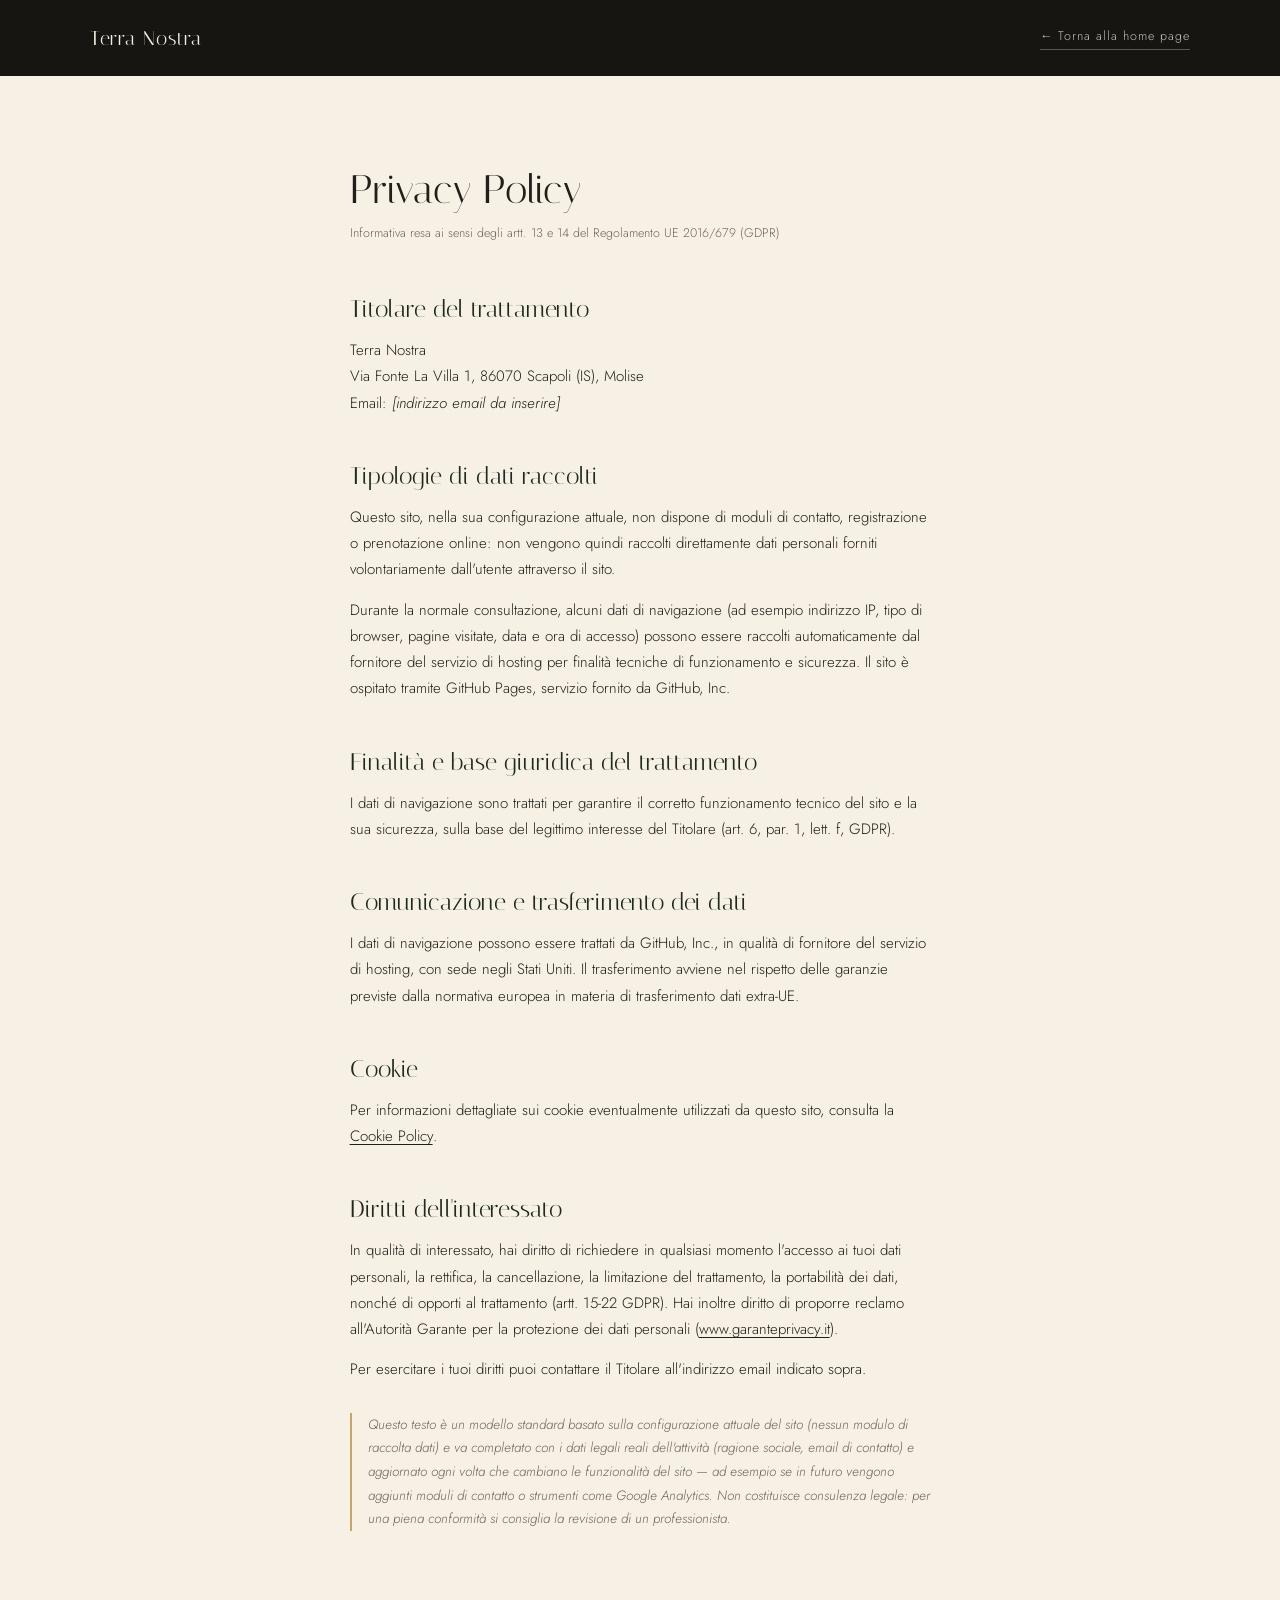
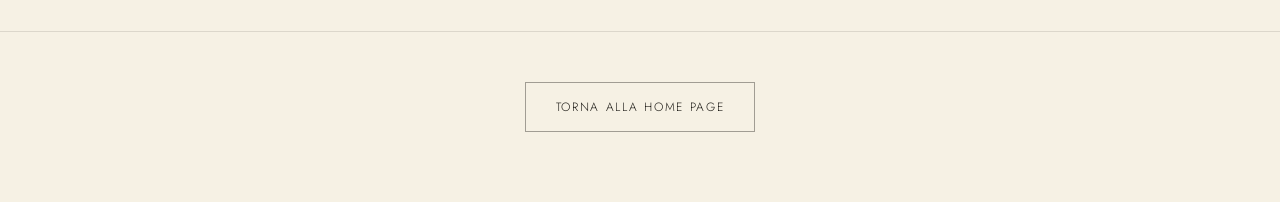
<file: privacy.html>
<!doctype html>
<html lang="it">
<head>
<meta charset="utf-8">
<meta name="viewport" content="width=device-width, initial-scale=1">
<meta name="robots" content="noindex">
<title>Privacy Policy · Terra Nostra</title>
<link rel="preconnect" href="https://fonts.googleapis.com">
<link rel="preconnect" href="https://fonts.gstatic.com" crossorigin>
<link href="https://fonts.googleapis.com/css2?family=Italiana&family=Cormorant+Garamond:ital,wght@0,400;0,600;1,400;1,600&family=Jost:wght@300;400;500;600&display=swap" rel="stylesheet">
<link rel="stylesheet" href="styles.css">
<style>
.legal-top{display:flex;align-items:center;justify-content:space-between;padding:26px 7vw;background:var(--anthracite);color:var(--cream-text)}
.legal-top .mark{font:20px var(--display);letter-spacing:.05em;color:var(--cream-text);text-decoration:none}
.legal-top a.back{font-size:12.5px;letter-spacing:.08em;color:rgba(242,236,220,.8);text-decoration:none;border-bottom:1px solid rgba(242,236,220,.3);padding-bottom:2px}
.legal{padding:90px 7vw 70px;max-width:760px;margin:0 auto}
.legal h1{font:40px var(--display);margin:0 0 10px}
.legal .updated{font-size:12.5px;color:var(--ink-muted);margin:0 0 50px}
.legal h2{font:24px var(--display);margin:46px 0 14px;color:var(--pine)}
.legal p,.legal li{font-size:15px;line-height:1.75;color:var(--ink);margin:0 0 14px}
.legal ul{padding-left:22px;margin:0 0 14px}
.legal a{text-decoration:underline;text-underline-offset:3px}
.legal .note{font-style:italic;color:var(--ink-muted);font-size:13.5px;border-left:2px solid var(--champagne);padding-left:16px;margin:30px 0}
.legal-bottom{text-align:center;padding:50px 7vw 70px;border-top:1px solid rgba(33,31,26,.12)}
.legal-bottom a{display:inline-block;padding:14px 30px;font-size:12px;letter-spacing:.14em;text-transform:uppercase;border:1px solid rgba(33,31,26,.4);color:var(--ink);text-decoration:none;transition:background .3s ease,color .3s ease}
.legal-bottom a:hover{background:var(--anthracite);color:var(--cream-text);border-color:var(--anthracite)}
</style>
</head>
<body>

<div class="legal-top">
  <a class="mark" href="index.html">Terra Nostra</a>
  <a class="back" href="index.html">← Torna alla home page</a>
</div>

<main class="legal">
  <h1>Privacy Policy</h1>
  <p class="updated">Informativa resa ai sensi degli artt. 13 e 14 del Regolamento UE 2016/679 (GDPR)</p>

  <h2>Titolare del trattamento</h2>
  <p>Terra Nostra<br>Via Fonte La Villa 1, 86070 Scapoli (IS), Molise<br>Email: <em>[indirizzo email da inserire]</em></p>

  <h2>Tipologie di dati raccolti</h2>
  <p>Questo sito, nella sua configurazione attuale, non dispone di moduli di contatto, registrazione o prenotazione online: non vengono quindi raccolti direttamente dati personali forniti volontariamente dall'utente attraverso il sito.</p>
  <p>Durante la normale consultazione, alcuni dati di navigazione (ad esempio indirizzo IP, tipo di browser, pagine visitate, data e ora di accesso) possono essere raccolti automaticamente dal fornitore del servizio di hosting per finalità tecniche di funzionamento e sicurezza. Il sito è ospitato tramite GitHub Pages, servizio fornito da GitHub, Inc.</p>

  <h2>Finalità e base giuridica del trattamento</h2>
  <p>I dati di navigazione sono trattati per garantire il corretto funzionamento tecnico del sito e la sua sicurezza, sulla base del legittimo interesse del Titolare (art. 6, par. 1, lett. f, GDPR).</p>

  <h2>Comunicazione e trasferimento dei dati</h2>
  <p>I dati di navigazione possono essere trattati da GitHub, Inc., in qualità di fornitore del servizio di hosting, con sede negli Stati Uniti. Il trasferimento avviene nel rispetto delle garanzie previste dalla normativa europea in materia di trasferimento dati extra-UE.</p>

  <h2>Cookie</h2>
  <p>Per informazioni dettagliate sui cookie eventualmente utilizzati da questo sito, consulta la <a href="cookie.html">Cookie Policy</a>.</p>

  <h2>Diritti dell'interessato</h2>
  <p>In qualità di interessato, hai diritto di richiedere in qualsiasi momento l'accesso ai tuoi dati personali, la rettifica, la cancellazione, la limitazione del trattamento, la portabilità dei dati, nonché di opporti al trattamento (artt. 15-22 GDPR). Hai inoltre diritto di proporre reclamo all'Autorità Garante per la protezione dei dati personali (<a href="https://www.garanteprivacy.it" target="_blank" rel="noopener">www.garanteprivacy.it</a>).</p>
  <p>Per esercitare i tuoi diritti puoi contattare il Titolare all'indirizzo email indicato sopra.</p>

  <p class="note">Questo testo è un modello standard basato sulla configurazione attuale del sito (nessun modulo di raccolta dati) e va completato con i dati legali reali dell'attività (ragione sociale, email di contatto) e aggiornato ogni volta che cambiano le funzionalità del sito — ad esempio se in futuro vengono aggiunti moduli di contatto o strumenti come Google Analytics. Non costituisce consulenza legale: per una piena conformità si consiglia la revisione di un professionista.</p>
</main>

<div class="legal-bottom">
  <a href="index.html">Torna alla home page</a>
</div>

</body>
</html>
</file>
<file: styles.css>
:root{
  --anthracite:#161512;
  --pine:#1e2a20;
  --ivory:#f6f1e4;
  --beige:#e9ddc4;
  --champagne:#c8a765;
  --champagne-soft:rgba(200,167,101,.5);
  --ink:#211f1a;
  --ink-muted:#6c6759;
  --cream-text:#f2ecdc;
  --display:'Italiana',Georgia,serif;
  --editorial:'Cormorant Garamond',Georgia,serif;
  --sans:'Jost',Arial,sans-serif;
}
*{box-sizing:border-box}
html{scroll-behavior:smooth}
body{margin:0;background:var(--ivory);color:var(--ink);font-family:var(--sans);font-weight:300;line-height:1.7;-webkit-font-smoothing:antialiased}
a{color:inherit;text-decoration:none}
img{display:block;max-width:100%}
.hairline{width:56px;height:1px;background:var(--champagne)}
.reveal{opacity:0;transform:translateY(26px);transition:opacity .9s cubic-bezier(.2,.7,.2,1),transform .9s cubic-bezier(.2,.7,.2,1)}
.reveal.is-visible{opacity:1;transform:translateY(0)}
#home,#ristorante,#menu,#territorio,#galleria,#eventi,#prenotazione,#contatti{scroll-margin-top:86px}

/* Navbar */
.nav{position:fixed;top:0;left:0;right:0;z-index:200;display:flex;align-items:center;justify-content:space-between;
  padding:30px 5vw;color:var(--cream-text);transition:padding .4s ease,background .4s ease,color .4s ease,box-shadow .4s ease}
.nav.scrolled{padding:16px 5vw;background:var(--anthracite);box-shadow:0 1px 0 rgba(200,167,101,.18)}
.nav .mark{font:22px var(--display);letter-spacing:.06em}
.nav .links{display:flex;align-items:center;gap:30px;font-size:11.5px;letter-spacing:.14em;text-transform:uppercase}
.nav .links a{position:relative;padding-bottom:4px;opacity:.92}
.nav .links a::after{content:"";position:absolute;left:0;right:100%;bottom:0;height:1px;background:var(--champagne);transition:right .4s cubic-bezier(.2,.7,.2,1)}
.nav .links a:hover::after{right:0}
.nav .book{font-size:11px;letter-spacing:.16em;text-transform:uppercase;padding:11px 22px;border:1px solid var(--champagne-soft);border-radius:1px;transition:background .35s ease,border-color .35s ease}
.nav .book:hover{background:var(--champagne);color:var(--anthracite);border-color:var(--champagne)}
.nav-toggle{display:none;background:none;border:0;padding:6px;cursor:pointer}
.nav-toggle span{display:block;width:22px;height:1px;background:var(--cream-text);margin:6px 0;transition:transform .3s ease,opacity .3s ease}
.nav-toggle.open span:nth-child(1){transform:translateY(7px) rotate(45deg)}
.nav-toggle.open span:nth-child(2){opacity:0}
.nav-toggle.open span:nth-child(3){transform:translateY(-7px) rotate(-45deg)}
.nav.scrolled .nav-toggle span{background:var(--ink)}
.mobile-links{display:none}
.mobile-links.show{display:flex;flex-direction:column;position:fixed;top:0;left:0;right:0;bottom:0;z-index:150;
  background:var(--anthracite);padding:110px 8vw 40px;gap:26px;font-size:20px;font-family:var(--display);letter-spacing:.02em;color:var(--cream-text)}
.mobile-links.show a{border-bottom:1px solid rgba(200,167,101,.16);padding-bottom:16px}

/* Hero */
.hero{position:relative;height:100vh;min-height:680px;overflow:hidden;display:flex;flex-direction:column;align-items:center;justify-content:center;text-align:center;color:var(--cream-text)}
.hero-img{position:absolute;inset:0;width:100%;height:100%;object-fit:cover;object-position:center 35%;
  animation:hero-zoom 18s ease-out forwards}
@keyframes hero-zoom{from{transform:scale(1.08)}to{transform:scale(1)}}
.hero-scrim{position:absolute;inset:0;background:linear-gradient(180deg,rgba(15,14,11,.62) 0%,rgba(15,14,11,.42) 40%,rgba(15,14,11,.78) 100%)}
.hero-in{position:relative;z-index:2;padding:0 6vw;opacity:0;transform:translateY(18px);animation:rise 1.2s .3s cubic-bezier(.2,.7,.2,1) forwards}
@keyframes rise{to{opacity:1;transform:translateY(0)}}
.hero-kicker{font-size:11px;letter-spacing:.32em;text-transform:uppercase;color:var(--champagne);margin:0 0 26px}
.hero h1{font:clamp(56px,9vw,128px) var(--display);letter-spacing:.03em;margin:0}
.hero-tagline{font:italic 300 clamp(19px,2.4vw,26px) var(--editorial);margin:26px auto 12px;max-width:600px;color:var(--cream-text)}
.hero-sub{font-size:14px;color:rgba(242,236,220,.72);max-width:480px;margin:0 auto 42px}
.hero-ctas{display:flex;gap:18px;justify-content:center;flex-wrap:wrap}
.btn{display:inline-block;padding:15px 30px;font-size:11.5px;letter-spacing:.16em;text-transform:uppercase;border-radius:1px;transition:all .35s ease}
.btn-line{border:1px solid rgba(242,236,220,.55);color:var(--cream-text)}
.btn-line:hover{background:var(--cream-text);color:var(--anthracite);border-color:var(--cream-text)}
.btn-solid{background:var(--champagne);color:var(--anthracite);border:1px solid var(--champagne)}
.btn-solid:hover{background:transparent;color:var(--champagne)}
.hero-foot{position:absolute;z-index:2;bottom:34px;left:0;right:0;text-align:center;font-size:11px;letter-spacing:.2em;color:rgba(242,236,220,.6)}

/* Sections generic */
.section{padding:150px 7vw}
.section-dark{background:var(--anthracite);color:var(--cream-text)}
.section-pine{background:var(--pine);color:var(--cream-text)}
.eyebrow{font-size:11px;letter-spacing:.26em;text-transform:uppercase;color:var(--champagne);margin:0 0 22px}
h2.title{font:clamp(38px,4.6vw,60px) var(--display);letter-spacing:.02em;margin:0 0 26px}
.lead-editorial{font:italic 300 clamp(19px,2vw,24px) var(--editorial);margin:0 0 20px;max-width:520px}

/* Storia */
.storia{display:grid;grid-template-columns:1fr 1fr;gap:0;align-items:stretch}
.storia-image{min-height:640px;overflow:hidden}
.storia-image img{width:100%;height:100%;object-fit:cover}
.storia-copy{padding:110px 6vw;display:flex;flex-direction:column;justify-content:center;background:var(--ivory)}
.storia-copy p{color:var(--ink-muted);font-size:15.5px;max-width:440px;margin:0 0 18px}
.storia-highlight{margin-top:30px;padding-top:28px;border-top:1px solid rgba(33,31,26,.14);font:italic 300 22px var(--editorial);color:var(--ink)}

/* Menu */
.menu-section{background:var(--beige)}
.menu-head{max-width:600px;margin:0 auto 70px;text-align:center}
.menu-head .eyebrow{margin-left:auto;margin-right:auto}
.menu-grid{display:grid;grid-template-columns:1fr 1fr;gap:70px 90px;max-width:1180px;margin:0 auto}
.menu-cat h3{font:26px var(--display);letter-spacing:.03em;margin:0 0 4px;color:var(--pine)}
.menu-cat .hairline{margin-bottom:26px}
.menu-item{display:flex;justify-content:space-between;gap:18px;padding:16px 0;border-bottom:1px solid rgba(33,31,26,.12)}
.menu-item-text b{display:block;font-family:var(--editorial);font-size:18px;font-weight:600;font-style:italic;color:var(--ink)}
.menu-item-text span{display:block;font-size:12.5px;color:var(--ink-muted);margin-top:5px;max-width:300px}
.menu-item .price{font-size:13px;color:var(--ink-muted);white-space:nowrap;padding-top:2px}
.menu-cta{text-align:center;margin-top:70px}
.menu-cta .btn-line{border-color:rgba(33,31,26,.35);color:var(--ink)}
.menu-cta .btn-line:hover{background:var(--anthracite);color:var(--cream-text);border-color:var(--anthracite)}
.menu-note{font-size:11.5px;color:var(--ink-muted);margin-top:16px;font-style:italic}

/* Pizze panel */
.pizza-panel{max-width:1180px;margin:80px auto 0;background:var(--anthracite);color:var(--cream-text);padding:60px 6vw}
.pizza-head{margin-bottom:40px}
.pizza-head h3{font:34px var(--display);letter-spacing:.03em;margin:6px 0 0}
.pizza-cols{display:grid;grid-template-columns:1fr 1fr;gap:0 70px}
.pizza-cols h4{font:italic 300 22px var(--editorial);color:var(--champagne);margin:0 0 18px}
.pizza-cols p{display:flex;justify-content:space-between;gap:18px;margin:0;padding:12px 0;border-bottom:1px solid rgba(200,167,101,.16);font-size:13px}
.pizza-cols p b{font-family:var(--sans);font-weight:500;color:var(--cream-text);white-space:nowrap}
.pizza-cols p span{color:rgba(242,236,220,.55);text-align:right}
@media(max-width:700px){.pizza-cols{grid-template-columns:1fr;gap:0}.pizza-cols div+div{margin-top:30px}.pizza-cols p{flex-direction:column;gap:4px}.pizza-cols p span{text-align:left}}

/* Prenotazione — schermata telefono */
.prenotazione-call{background:var(--pine);color:var(--cream-text);text-align:center;padding-top:90px;border-top:1px solid rgba(200,167,101,.14)}
.prenota-call-in{max-width:560px;margin:0 auto}
.prenota-call-in p{color:rgba(242,236,220,.78);font-size:15.5px;margin:0}
.phone-link{display:inline-block;margin:32px 0;font:clamp(38px,6vw,58px) var(--display);letter-spacing:.04em;color:var(--champagne);border-bottom:1px solid var(--champagne-soft);padding-bottom:12px;transition:color .3s ease,border-color .3s ease}
.phone-link:hover{color:var(--cream-text);border-color:var(--cream-text)}
.prenota-note{font-size:12.5px;color:rgba(242,236,220,.55);margin-top:6px}
.call-btn-wrap{margin-bottom:28px}

/* Territorio */
.territorio{display:grid;grid-template-columns:.95fr 1.05fr}
.territorio-copy{padding:110px 6vw;display:flex;flex-direction:column;justify-content:center}
.territorio-copy p{color:rgba(242,236,220,.78);font-size:15.5px;max-width:460px;margin:0}
.territorio-image{min-height:640px;overflow:hidden}
.territorio-image img{width:100%;height:100%;object-fit:cover}
.territorio-facts{display:grid;grid-template-columns:1fr 1fr;gap:26px;margin-top:44px;padding-top:30px;border-top:1px solid rgba(200,167,101,.25)}
.territorio-facts strong{display:block;color:var(--champagne);font-size:11px;letter-spacing:.16em;text-transform:uppercase;margin-bottom:6px}
.territorio-facts span{font-size:13px;color:rgba(242,236,220,.6)}

/* Esperienza - parallax */
.esperienza{position:relative;height:78vh;min-height:520px;display:flex;align-items:center;justify-content:center;text-align:center;overflow:hidden}
.esperienza-img{position:absolute;inset:0;width:100%;height:120%;top:-10%;object-fit:cover;background-attachment:fixed;will-change:transform}
.esperienza-scrim{position:absolute;inset:0;background:rgba(12,11,9,.5)}
.esperienza-copy{position:relative;z-index:2;color:var(--cream-text);padding:0 6vw}
.esperienza-copy h2{font:clamp(34px,5vw,58px) var(--display);margin:0 0 18px}
.esperienza-copy p{font:italic 300 clamp(17px,2vw,21px) var(--editorial);color:rgba(242,236,220,.85);margin:0}

/* Galleria */
.galleria-head{max-width:560px;margin:0 auto 60px;text-align:center}
.galleria-head .eyebrow,.galleria-head p{margin-left:auto;margin-right:auto}
.gallery-grid{display:grid;grid-template-columns:repeat(6,1fr);gap:14px;max-width:1320px;margin:0 auto}
.g{position:relative;margin:0;overflow:hidden;background:var(--anthracite)}
.g img{width:100%;height:100%;object-fit:cover;transition:transform .9s cubic-bezier(.2,.7,.2,1)}
.g:hover img{transform:scale(1.05)}
.g::after{content:"";position:absolute;inset:0;background:linear-gradient(0deg,rgba(10,9,7,.55),transparent 55%)}
.g-tag{position:absolute;z-index:2;left:18px;bottom:16px;font-size:10.5px;letter-spacing:.18em;text-transform:uppercase;color:var(--champagne)}
.g-cap{position:absolute;z-index:2;left:18px;bottom:34px;font:italic 300 20px var(--editorial);color:var(--cream-text)}
.g-1{grid-column:1/4;height:520px}
.g-2{grid-column:4/7;height:250px}
.g-3{grid-column:4/6;height:250px}
.g-4{grid-column:6/7;height:250px}
.g-5{grid-column:1/4;height:250px}
.g-6{grid-column:4/7;height:250px}

/* Recensioni */
.recensioni{background:var(--ivory)}
.recensioni-head{text-align:center;max-width:560px;margin:0 auto 54px}
.recensioni-head .eyebrow,.recensioni-head .title{text-align:center}
.rating-badge{display:flex;align-items:center;justify-content:center;gap:12px;margin-top:22px;flex-wrap:wrap}
.rating-stars{color:var(--champagne);font-size:18px;letter-spacing:2px}
.rating-number{font:22px var(--display);color:var(--ink)}
.rating-count{font-size:12.5px;color:var(--ink-muted)}
.recensioni-grid{display:grid;grid-template-columns:repeat(3,1fr);gap:26px;max-width:1040px;margin:0 auto}
.recensione-card{margin:0;background:var(--beige);padding:38px 32px;border-radius:1px}
.recensione-card .stars{color:var(--champagne);font-size:13px;letter-spacing:2px;display:block;margin-bottom:18px}
.recensione-card p{font:italic 300 16.5px/1.65 var(--editorial);color:var(--ink);margin:0 0 20px}
.recensione-card cite{font-style:normal;font-size:13px;font-weight:500;color:var(--ink);display:block}
.recensione-card cite span{display:block;font-size:11px;font-weight:400;letter-spacing:.08em;text-transform:uppercase;color:var(--ink-muted);margin-top:3px}
.recensioni-cta{text-align:center;margin-top:50px}
@media(max-width:820px){.recensioni-grid{grid-template-columns:1fr}}

/* Eventi */
.eventi{background:var(--pine);color:var(--cream-text);text-align:center;padding-bottom:90px}
.eventi-in{max-width:640px;margin:0 auto}
.eventi p{color:rgba(242,236,220,.78);font-size:15.5px;margin:0 auto 36px;max-width:520px}

/* Prenotazione */
.prenotazione{background:var(--ivory)}
.prenota-grid{display:grid;grid-template-columns:.85fr 1.15fr;gap:80px;max-width:1180px;margin:0 auto}
.prenota-side p{color:var(--ink-muted);font-size:15px;max-width:340px;margin:22px 0 0}
form.prenota-form{display:grid;grid-template-columns:1fr 1fr;gap:24px 22px}
.field{display:flex;flex-direction:column;gap:8px}
.field.full{grid-column:1/3}
.field label{font-size:11px;letter-spacing:.14em;text-transform:uppercase;color:var(--ink-muted)}
.field input,.field textarea{border:none;border-bottom:1px solid rgba(33,31,26,.3);background:transparent;font-family:var(--sans);font-size:15px;color:var(--ink);padding:8px 2px;outline:none;transition:border-color .3s ease}
.field input:focus,.field textarea:focus{border-color:var(--champagne)}
.field textarea{resize:vertical;min-height:70px}
.form-submit{grid-column:1/3;margin-top:8px;display:flex;align-items:center;gap:20px;flex-wrap:wrap}
.form-submit button{font-family:var(--sans);cursor:pointer}
.form-note{font-size:12px;color:var(--ink-muted);grid-column:1/3;margin-top:-6px}
.form-success{grid-column:1/3;font:italic 300 18px var(--editorial);color:var(--pine);display:none}
.form-success.show{display:block}

/* Contatti */
.contatti{background:var(--anthracite);color:var(--cream-text)}
.contatti-grid{display:grid;grid-template-columns:1fr 1fr;gap:80px;max-width:1180px;margin:0 auto;align-items:start}
.contatti-cols{display:grid;grid-template-columns:1fr 1fr;gap:34px 30px;margin-top:40px}
.contatti-cols span{display:block;color:var(--champagne);font-size:11px;letter-spacing:.14em;text-transform:uppercase;margin-bottom:8px}
.contatti-cols p{margin:0;font-size:14.5px;color:rgba(242,236,220,.85)}
.contatti-cols em{font-style:italic;color:rgba(242,236,220,.5)}
.map-panel{border:1px solid rgba(200,167,101,.3);min-height:360px;background:var(--pine) url('#') center/cover;display:flex;flex-direction:column;align-items:center;justify-content:center;gap:22px;text-align:center;padding:40px}
.map-panel img{width:100%;height:100%;object-fit:cover;position:absolute;inset:0;opacity:.5}
.map-panel{position:relative;overflow:hidden}
.map-panel-in{position:relative;z-index:2}
.map-panel p{color:rgba(242,236,220,.75);font-size:13px;max-width:280px;margin:0 0 20px}

/* Footer */
.footer{background:var(--anthracite);color:rgba(242,236,220,.62);padding:70px 7vw 34px}
.footer-top{display:flex;justify-content:space-between;flex-wrap:wrap;gap:40px;padding-bottom:44px;border-bottom:1px solid rgba(200,167,101,.16)}
.footer .mark{font:26px var(--display);color:var(--cream-text);letter-spacing:.05em}
.footer-tagline{font:italic 300 17px var(--editorial);color:rgba(242,236,220,.75);margin-top:14px;max-width:280px}
.footer-links{display:flex;align-items:center;gap:22px;font-size:12.5px;white-space:nowrap;overflow-x:auto;max-width:100%;-ms-overflow-style:none;scrollbar-width:none}
.footer-links::-webkit-scrollbar{display:none}
.footer-links a:hover{color:var(--champagne)}
.footer-bottom{display:flex;justify-content:space-between;flex-wrap:wrap;gap:12px;padding-top:28px;font-size:11px;letter-spacing:.04em}
.footer-credit{color:rgba(242,236,220,.42)}

@media(max-width:980px){
  .nav .links{display:none}
  .nav-toggle{display:block}
  .storia,.territorio,.contatti-grid,.prenota-grid{grid-template-columns:1fr}
  .storia-image,.territorio-image{min-height:380px;order:-1}
  .storia-copy,.territorio-copy{padding:70px 6vw}
  .menu-grid{grid-template-columns:1fr;gap:50px}
  .gallery-grid{grid-template-columns:1fr 1fr}
  .g-1{grid-column:1/3;height:340px}
  .g-2,.g-5{grid-column:1/2;height:220px}
  .g-3,.g-6{grid-column:2/3;height:220px}
  .g-4{grid-column:1/3;height:220px}
  form.prenota-form{grid-template-columns:1fr}
  .field.full,.form-submit,.form-note,.form-success{grid-column:1}
  .section{padding:100px 6vw}
}
@media(max-width:520px){
  .hero h1{font-size:48px}
  .hero-ctas{flex-direction:column;align-items:center}
  .contatti-cols{grid-template-columns:1fr}
  .footer-links{gap:16px;font-size:11.5px}
  .footer-top{flex-direction:column;gap:30px}
}
</file>
